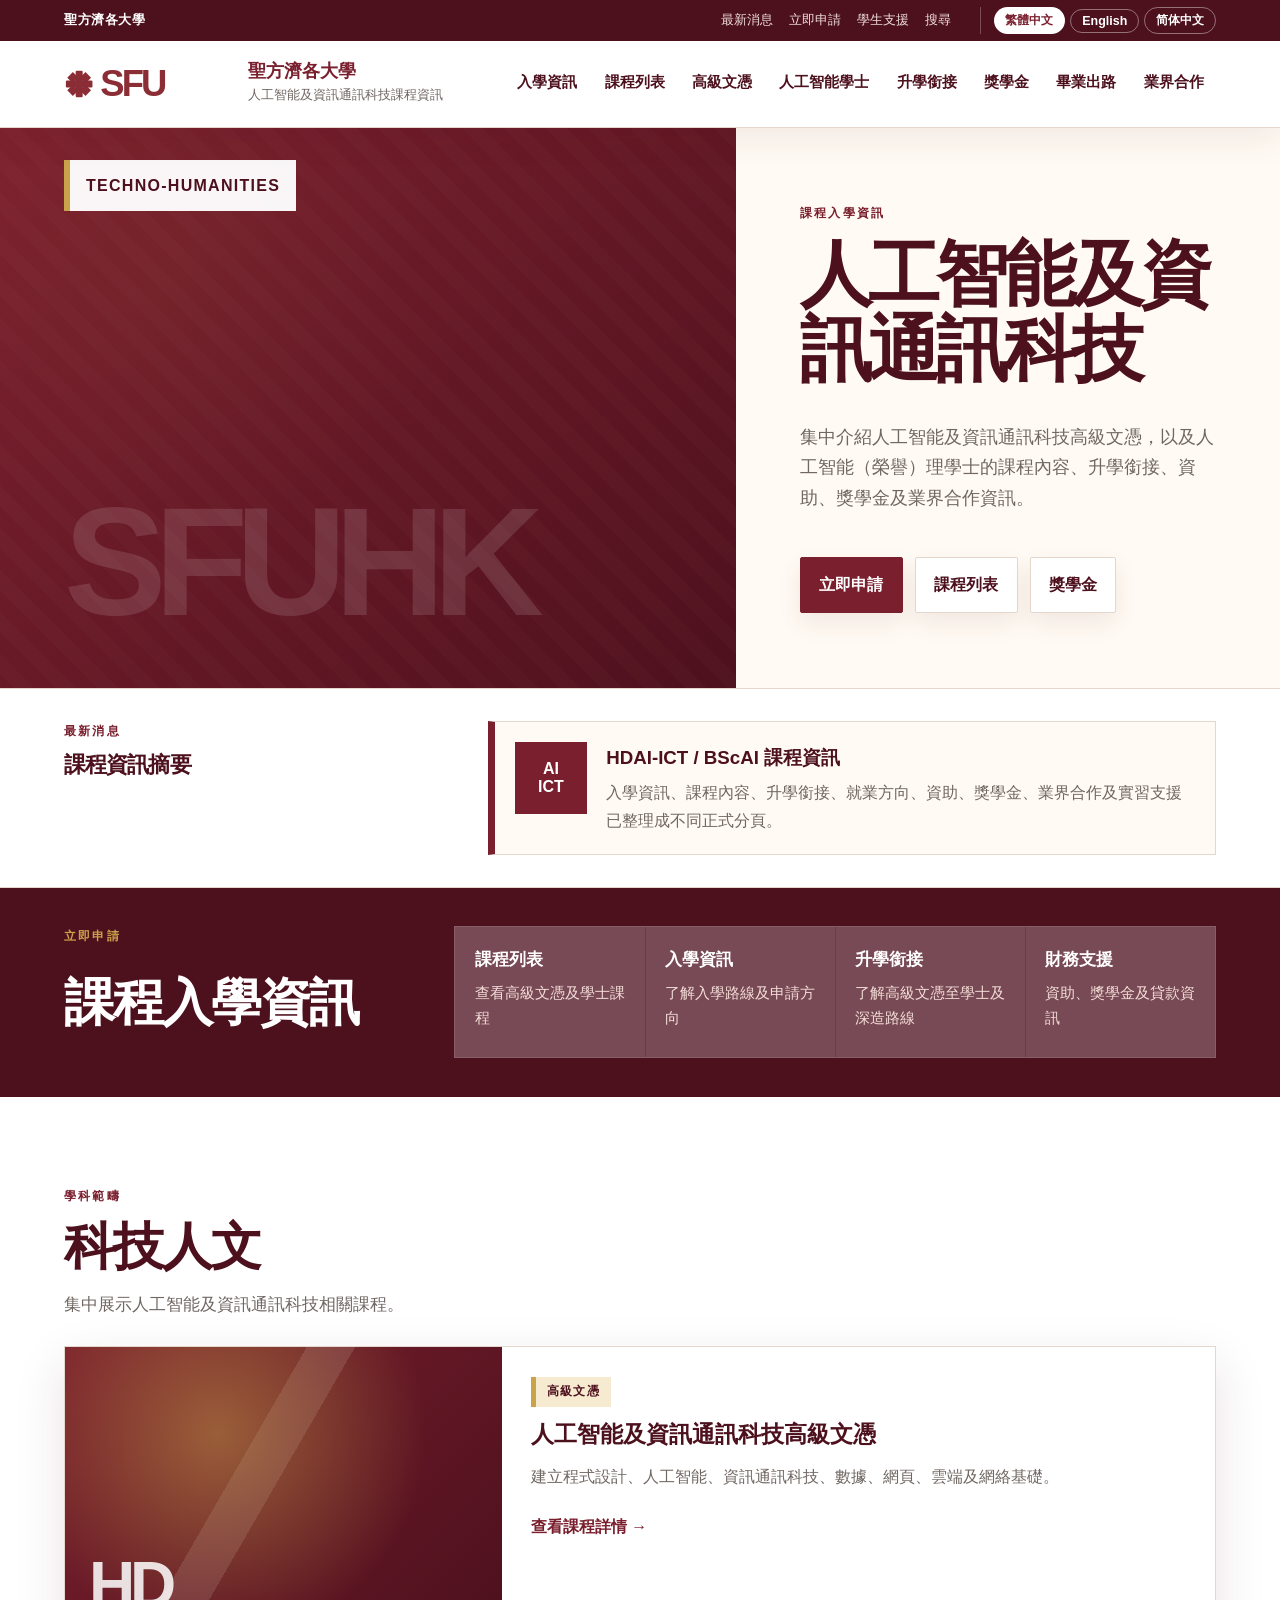
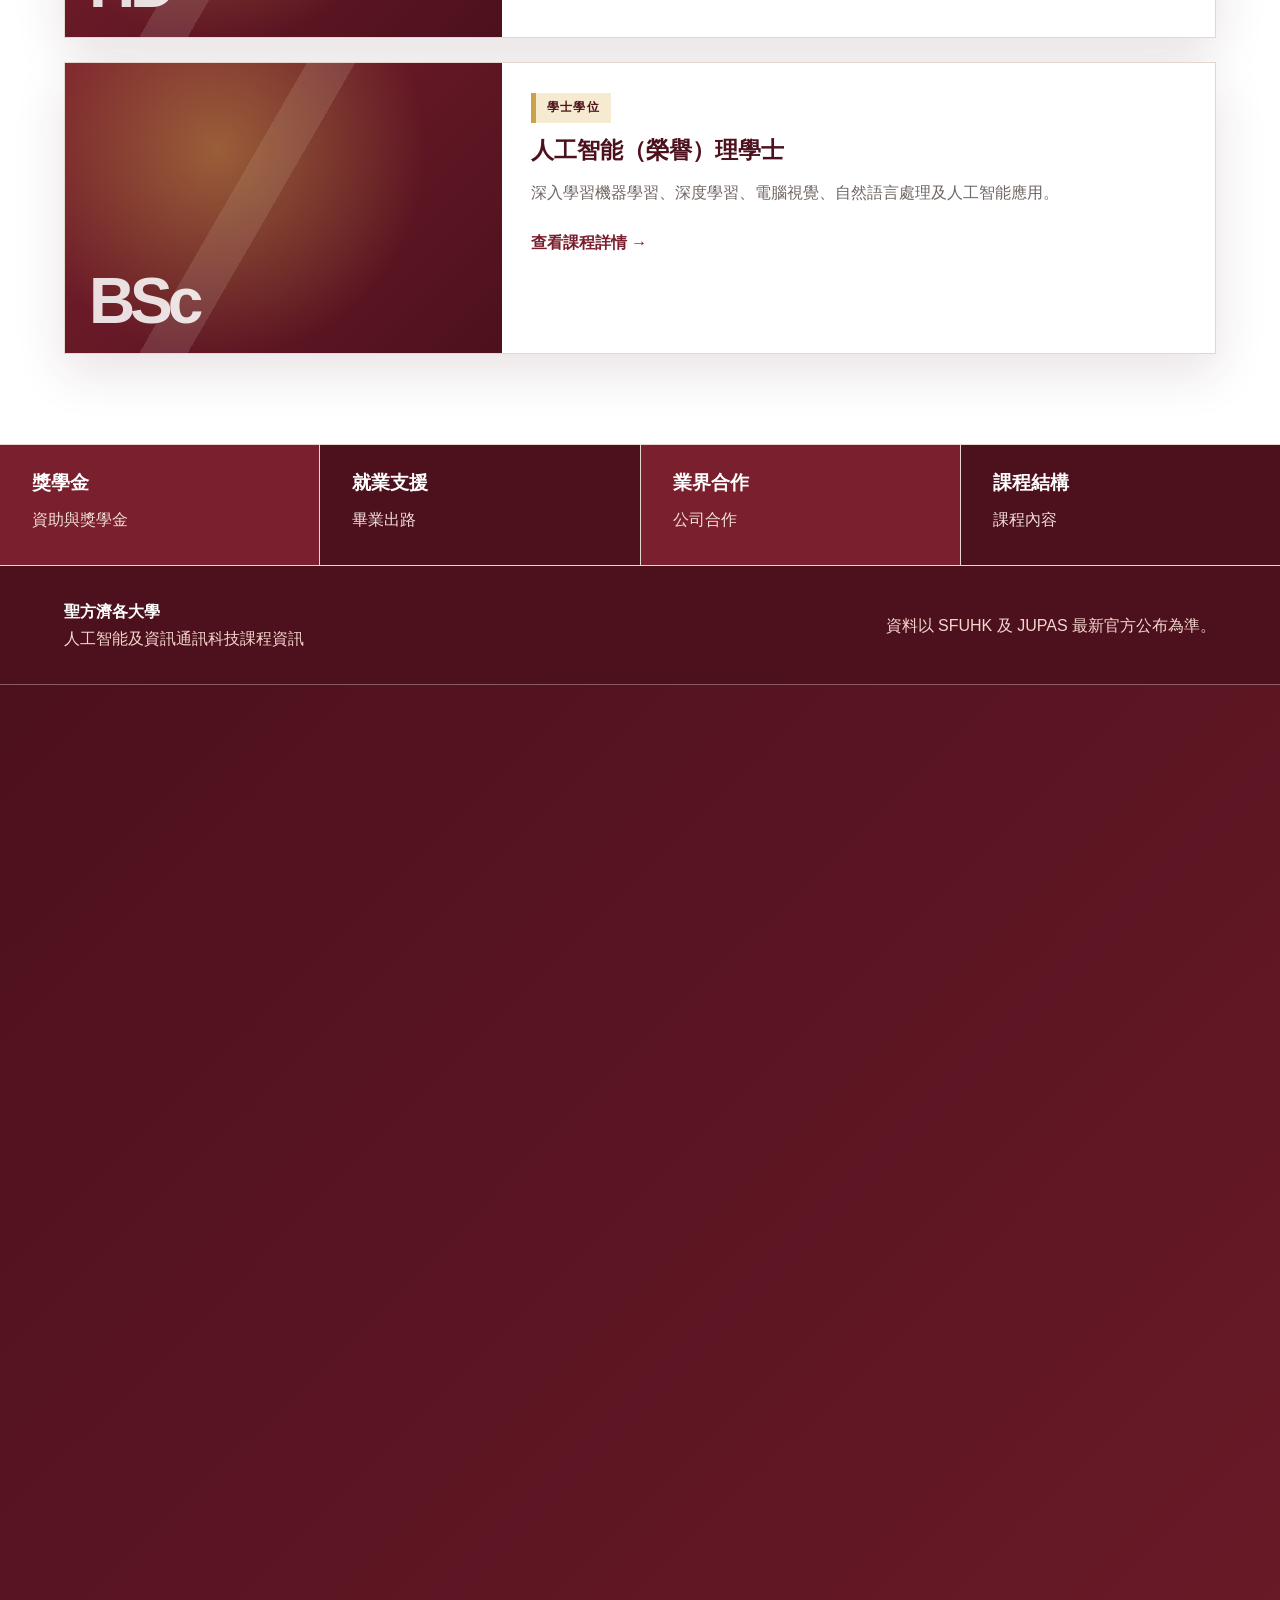
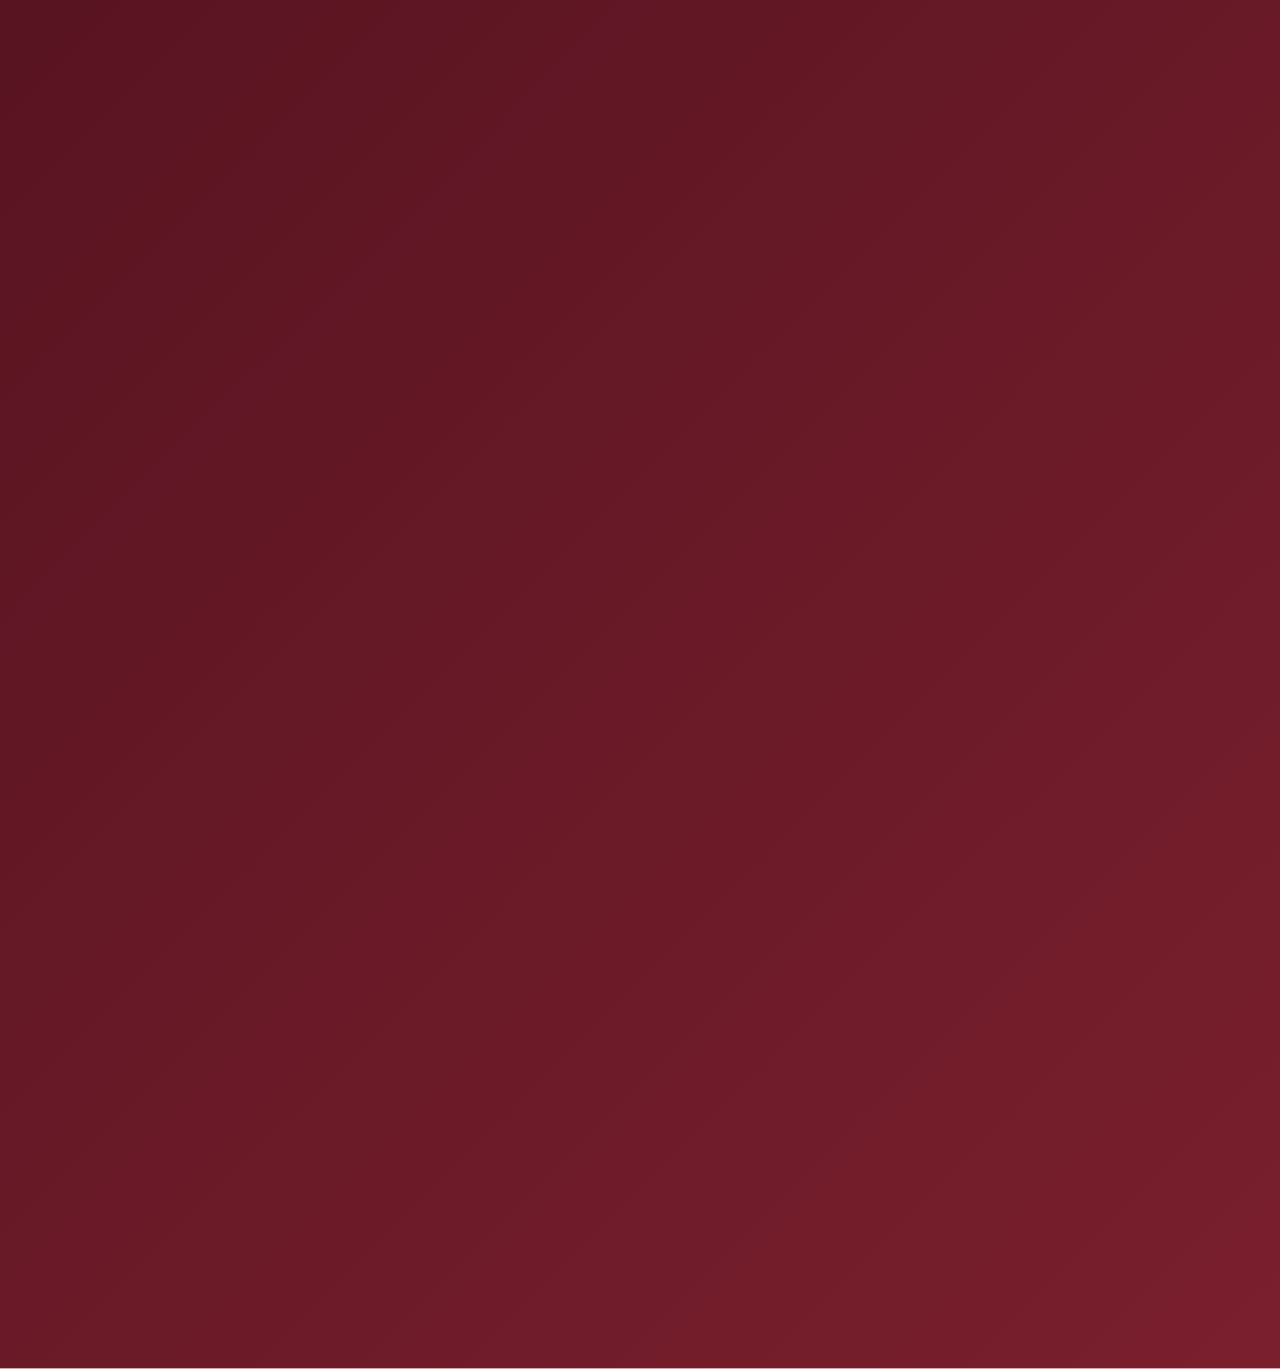
<file: index.html>
<!DOCTYPE html>
<html lang="zh-Hant-HK">
<head>
  <meta charset="UTF-8">
  <meta name="viewport" content="width=device-width, initial-scale=1.0">
  <title>SFUHK AI & ICT 課程資訊｜HDAI-ICT / BScAI</title>
  <meta name="description" content="聖方濟各大學 SFUHK HDAI-ICT 與 BScAI 課程資訊：讀咩、升學、出路、資助、獎學金、公司合作及實習。">
  <link rel="stylesheet" href="styles.css">
</head>
<body>
  <header class="site-header">
    <div class="utility-bar"><span>Saint Francis University</span><nav aria-label="Utility navigation"><a href="#announcement">Announcement</a><a href="admissions.html">Apply Now</a><a href="scholarships.html">Student Support</a><a href="faq.html">Search</a></nav></div>
    <div class="main-header"><a class="brand" href="index.html"><span class="crest">SFU</span><span><strong>Saint Francis University</strong><small>AI & ICT Programme Information</small></span></a><button class="menu-toggle" aria-label="開關選單" aria-expanded="false">☰</button><nav class="nav" aria-label="Main navigation"><a href="admissions.html">Admissions</a><a href="programmes.html">Programme List</a><a href="hd-aiict.html">HDAI-ICT</a><a href="bscai.html">BScAI</a><a href="articulation.html">Articulation</a><a href="scholarships.html">Scholarships</a><a href="career.html">Career</a><a href="industry.html">Industry</a></nav></div>
  </header>

  <main id="home">
    <section class="official-hero">
      <div class="hero-image-panel"><div class="hero-label">Techno-Humanities</div></div>
      <div class="hero-copy">
        <p class="eyebrow">Programme Admissions</p>
        <h1>Artificial Intelligence & ICT</h1>
        <p class="lead">整合 <strong>HDAI-ICT 人工智能及資訊通訊科技高級文憑</strong> 與 <strong>BScAI 人工智能（榮譽）理學士</strong> 的課程、升學、資助及業界資訊，整體版面參考 SFUHK 官方首頁分區。</p>
        <div class="hero-actions"><a class="button primary" href="admissions.html">Apply Now</a><a class="button" href="programmes.html">Programme List</a><a class="button" href="scholarships.html">Scholarships</a></div>
      </div>
    </section>

    <section class="announcement" id="announcement">
      <div class="section-heading slim"><p class="eyebrow">Announcement</p><h2>最新課程資訊摘要</h2></div>
      <article class="announcement-card"><span class="date-box">AI<br>ICT</span><div><h3>HDAI-ICT / BScAI 課程資料整理</h3><p>已整理入學、課程、升學、就業、資助、獎學金、公司合作及 internship 支援；詳細內容已分成多個正式分頁。</p></div></article>
    </section>

    <section class="admissions-panel">
      <div class="panel-title"><p class="eyebrow">Apply Now</p><h2>Programme Admissions</h2></div>
      <div class="admission-links"><a href="programmes.html"><strong>Programme List</strong><span>查看 HDAI-ICT / BScAI</span></a><a href="admissions.html"><strong>Admissions</strong><span>入學路線及申請入口</span></a><a href="articulation.html"><strong>Articulation</strong><span>了解 HD → Degree → Postgrad</span></a><a href="scholarships.html"><strong>Financial Support</strong><span>資助、獎學金及貸款</span></a></div>
    </section>

    <section class="section">
      <div class="section-heading"><p class="eyebrow">Subject Areas</p><h2>Techno-Humanities</h2><p>參考官方首頁 Subject Areas 呈現方式，集中展示 AI 及 ICT 相關課程。</p></div>
      <div class="programme-list">
        <article class="programme-card"><div class="programme-thumb hd"></div><div class="programme-body"><span class="tag">Higher Diploma</span><h3>Higher Diploma in Artificial Intelligence and Information and Communication Technology</h3><p>建立 programming、AI、ICT、data、web、cloud 及 network 基礎。</p><a class="text-link" href="hd-aiict.html">View Programme Details →</a></div></article>
        <article class="programme-card"><div class="programme-thumb bs"></div><div class="programme-body"><span class="tag">Bachelor Degree</span><h3>Bachelor of Science (Honours) in Artificial Intelligence</h3><p>深入 machine learning、deep learning、computer vision、NLP 及 applied AI。</p><a class="text-link" href="bscai.html">View Programme Details →</a></div></article>
      </div>
    </section>

    <section class="quick-links" id="quick-links"><a href="scholarships.html"><strong>Scholarships</strong><span>資助與獎學金</span></a><a href="career.html"><strong>Career Services</strong><span>就業出路</span></a><a href="industry.html"><strong>Industry Partners</strong><span>公司合作</span></a><a href="programmes.html"><strong>Programme Structure</strong><span>課程內容</span></a></section>
  </main>

  <footer class="footer"><div><strong>Saint Francis University</strong><span>AI & ICT Information Site</span></div><p>Student-made summary · 資料應以 SFUHK 及 JUPAS 最新官方公布為準。</p></footer>
  <button class="back-to-top" aria-label="返回頂部">↑</button><script src="script.js"></script>
</body>
</html>
</file>
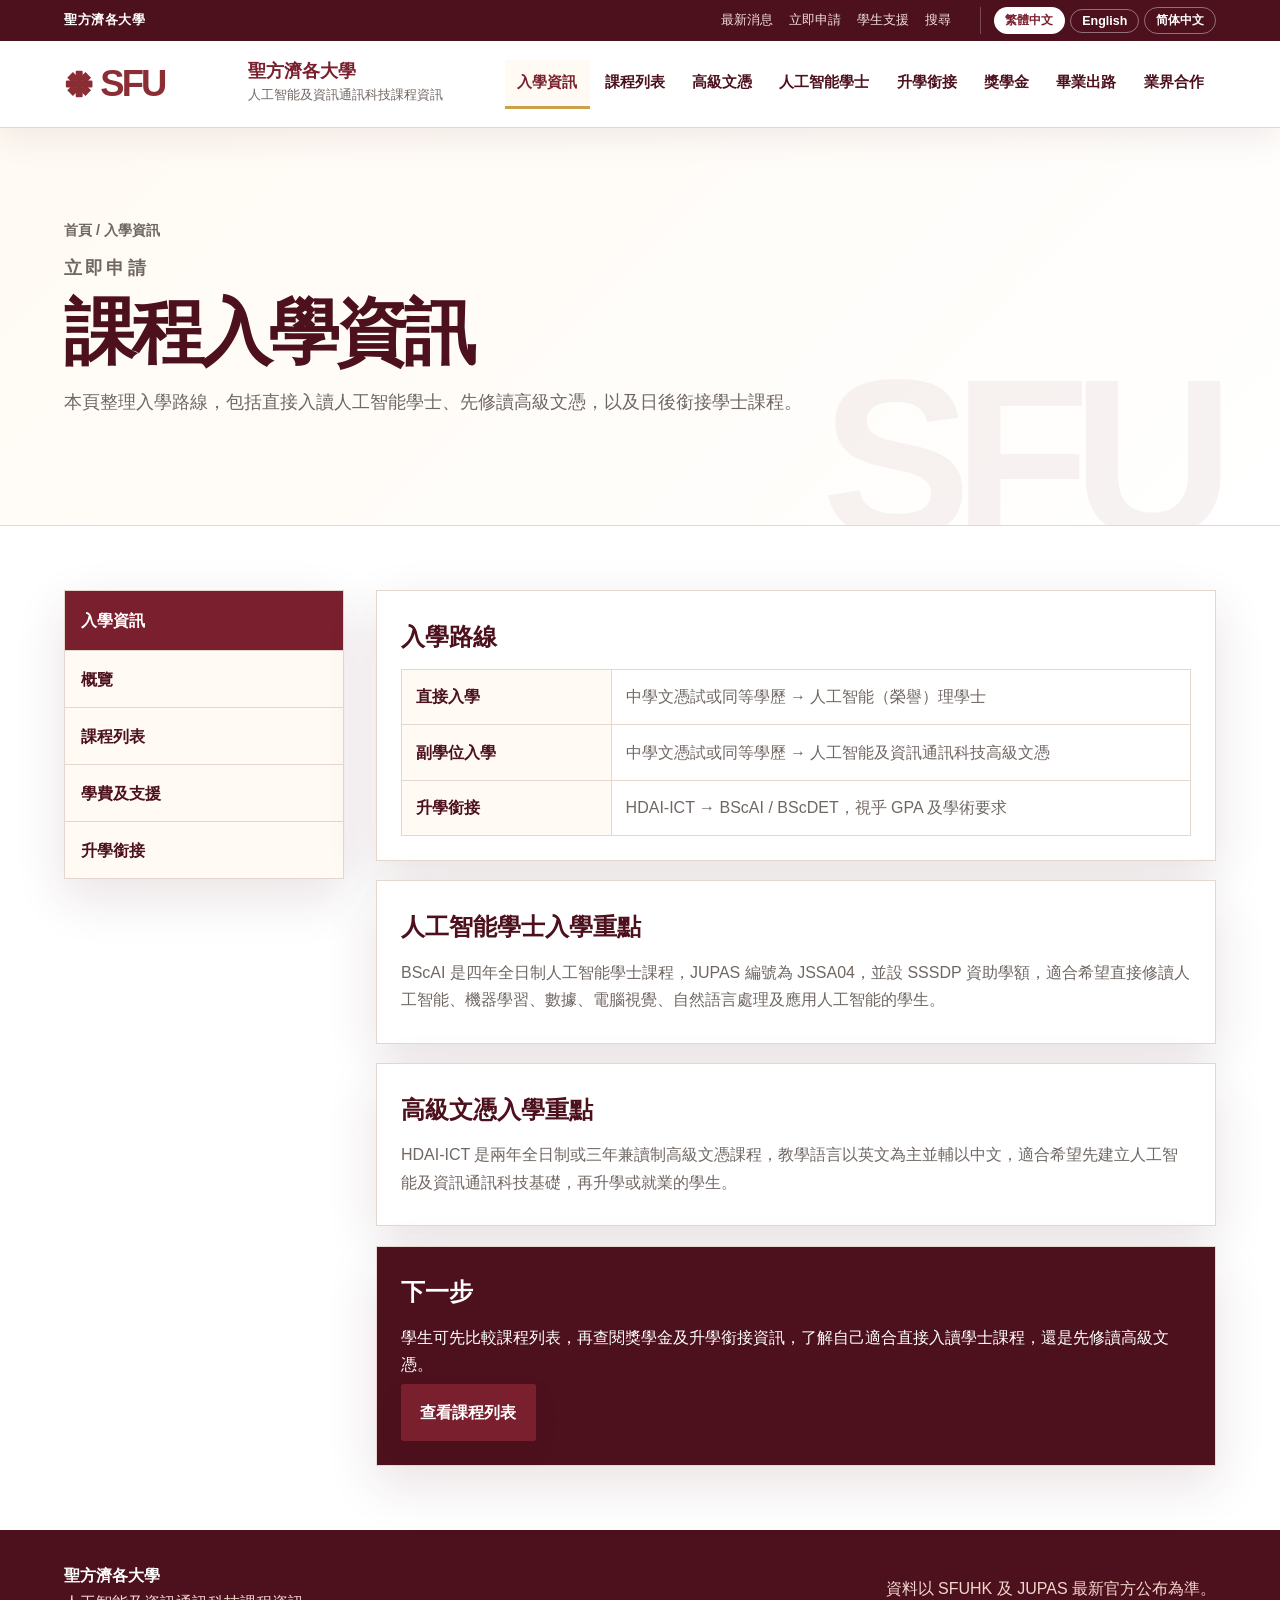
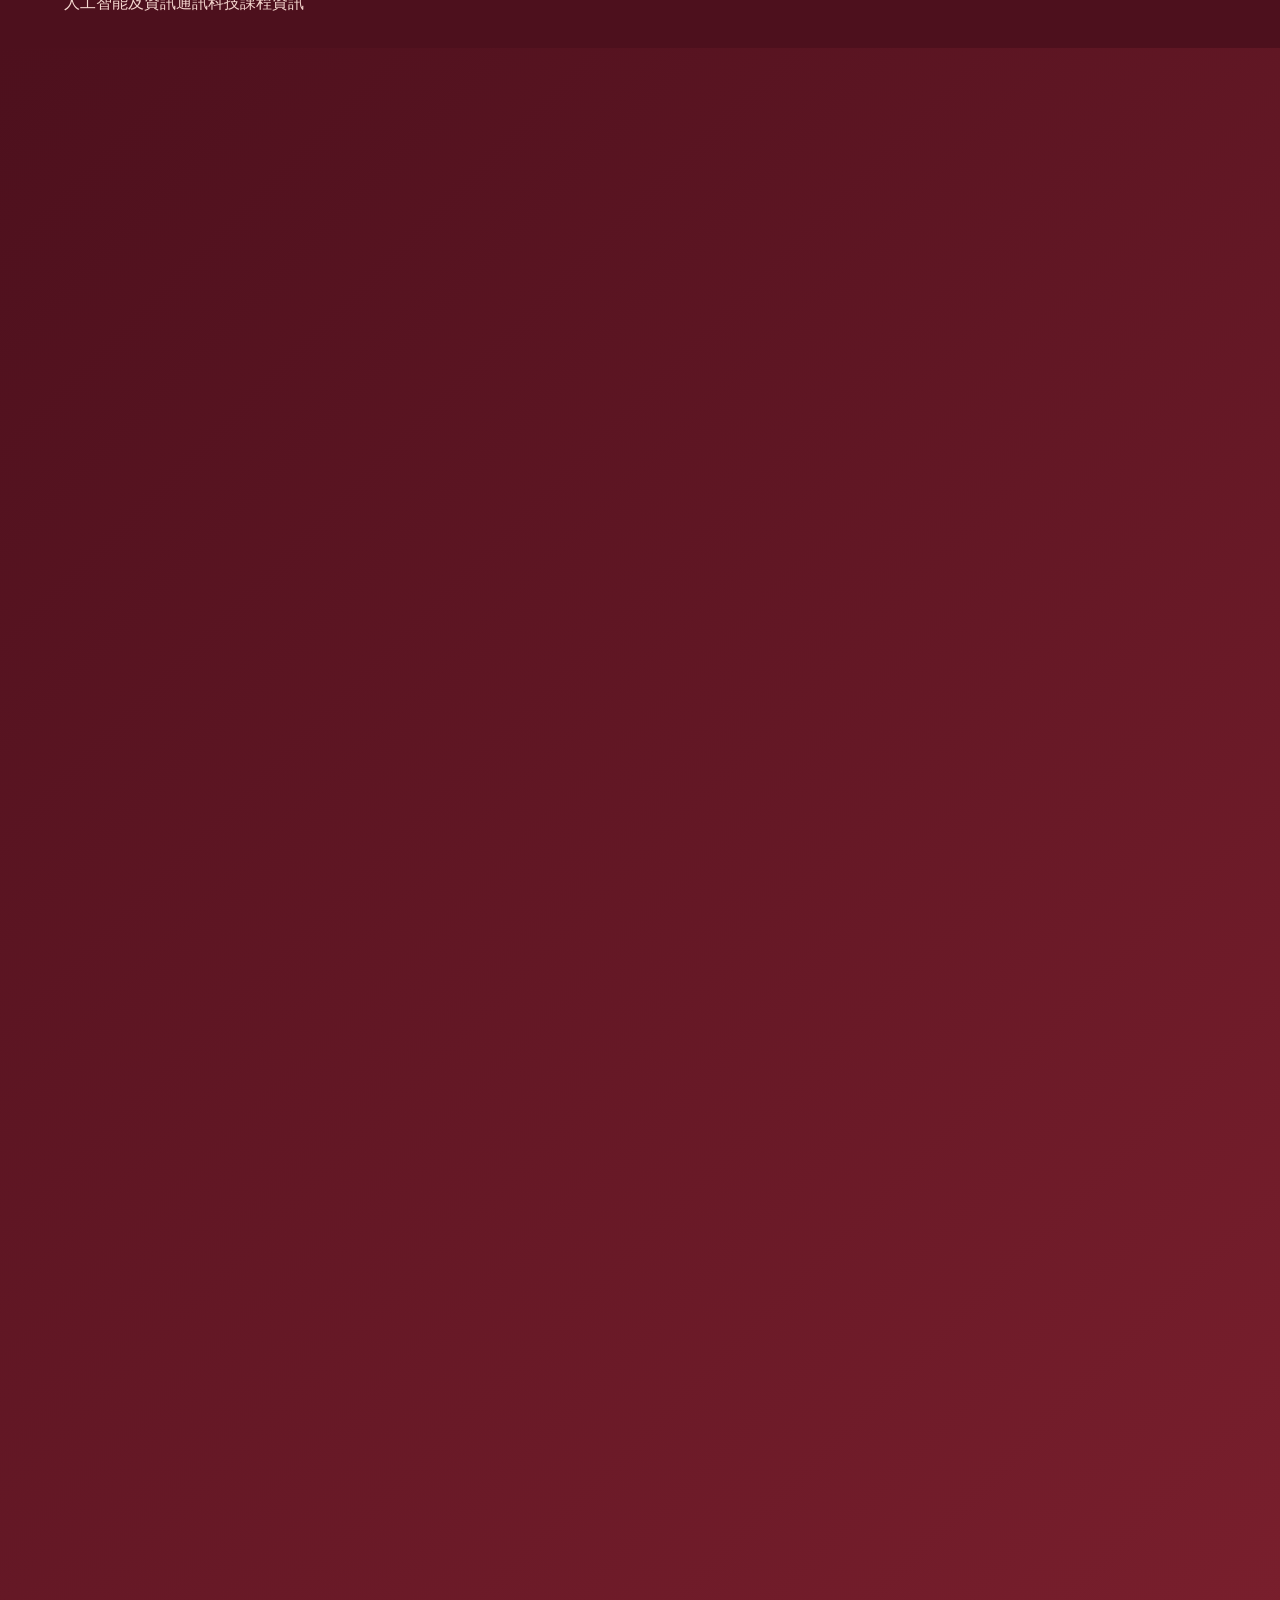
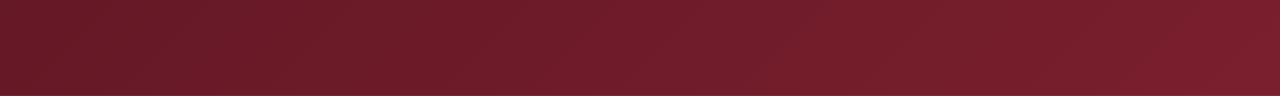
<file: admissions.html>
<!DOCTYPE html>
<html lang="zh-Hant-HK">
<head><meta charset="UTF-8"><meta name="viewport" content="width=device-width, initial-scale=1.0"><title>Admissions｜SFUHK AI & ICT</title><link rel="stylesheet" href="styles.css"></head>
<body>
<header class="site-header"><div class="utility-bar"><span>Saint Francis University</span><nav><a href="index.html#announcement">Announcement</a><a href="admissions.html">Apply Now</a><a href="scholarships.html">Student Support</a><a href="faq.html">Search</a></nav></div><div class="main-header"><a class="brand" href="index.html"><span class="crest">SFU</span><span><strong>Saint Francis University</strong><small>AI & ICT Programme Information</small></span></a><button class="menu-toggle" aria-label="開關選單" aria-expanded="false">☰</button><nav class="nav"><a href="admissions.html">Admissions</a><a href="programmes.html">Programme List</a><a href="hd-aiict.html">HDAI-ICT</a><a href="bscai.html">BScAI</a><a href="articulation.html">Articulation</a><a href="scholarships.html">Scholarships</a><a href="career.html">Career</a><a href="industry.html">Industry</a></nav></div></header>
<main>
<section class="page-hero"><p class="breadcrumb">Home / Admissions</p><p class="eyebrow">Apply Now</p><h1>Programme Admissions</h1><p>呢頁用 SFU 官網 Admissions 風格整理入學路線：直接入 BScAI、先讀 HDAI-ICT，再銜接 degree。</p></section>
<section class="content-shell two-col"><aside class="side-nav"><strong>Admissions</strong><a href="admissions.html">Overview</a><a href="programmes.html">Programme List</a><a href="scholarships.html">Fees & Support</a><a href="articulation.html">Articulation</a></aside><div class="content-main">
<article class="content-card"><h2>入學路線</h2><div class="info-table"><div><strong>Direct Entry</strong><span>DSE / 同等學歷 → BScAI 人工智能（榮譽）理學士</span></div><div><strong>Sub-degree Entry</strong><span>DSE / 同等學歷 → HDAI-ICT 高級文憑</span></div><div><strong>Articulation</strong><span>HDAI-ICT → BScAI / BScDET，視乎 GPA 及學術要求</span></div></div></article>
<article class="content-card"><h2>BScAI 入學重點</h2><p>BScAI 是 4 年全日制人工智能學士課程，JUPAS code 為 JSSA04，並設 SSSDP 資助學額。適合想直接讀 AI、ML、data、computer vision、NLP 及 applied AI 的學生。</p></article>
<article class="content-card"><h2>HDAI-ICT 入學重點</h2><p>HDAI-ICT 是 2 年全日制 / 3 年兼讀制高級文憑，教學語言為英文並輔以中文。適合想先打好 AI + ICT 基礎，再升學或就業的學生。</p></article>
<div class="cta-banner"><h2>下一步</h2><p>先比較 Programme List，再睇 Scholarships / Articulation，會最清楚自己應該行 HD 路線定直接 Degree 路線。</p><a class="button primary" href="programmes.html">View Programme List</a></div>
</div></section></main>
<footer class="footer"><div><strong>Saint Francis University</strong><span>AI & ICT Information Site</span></div><p>Student-made summary · 資料以 SFUHK 及 JUPAS 最新官方公布為準。</p></footer><button class="back-to-top" aria-label="返回頂部">↑</button><script src="script.js"></script>
</body></html>
</file>
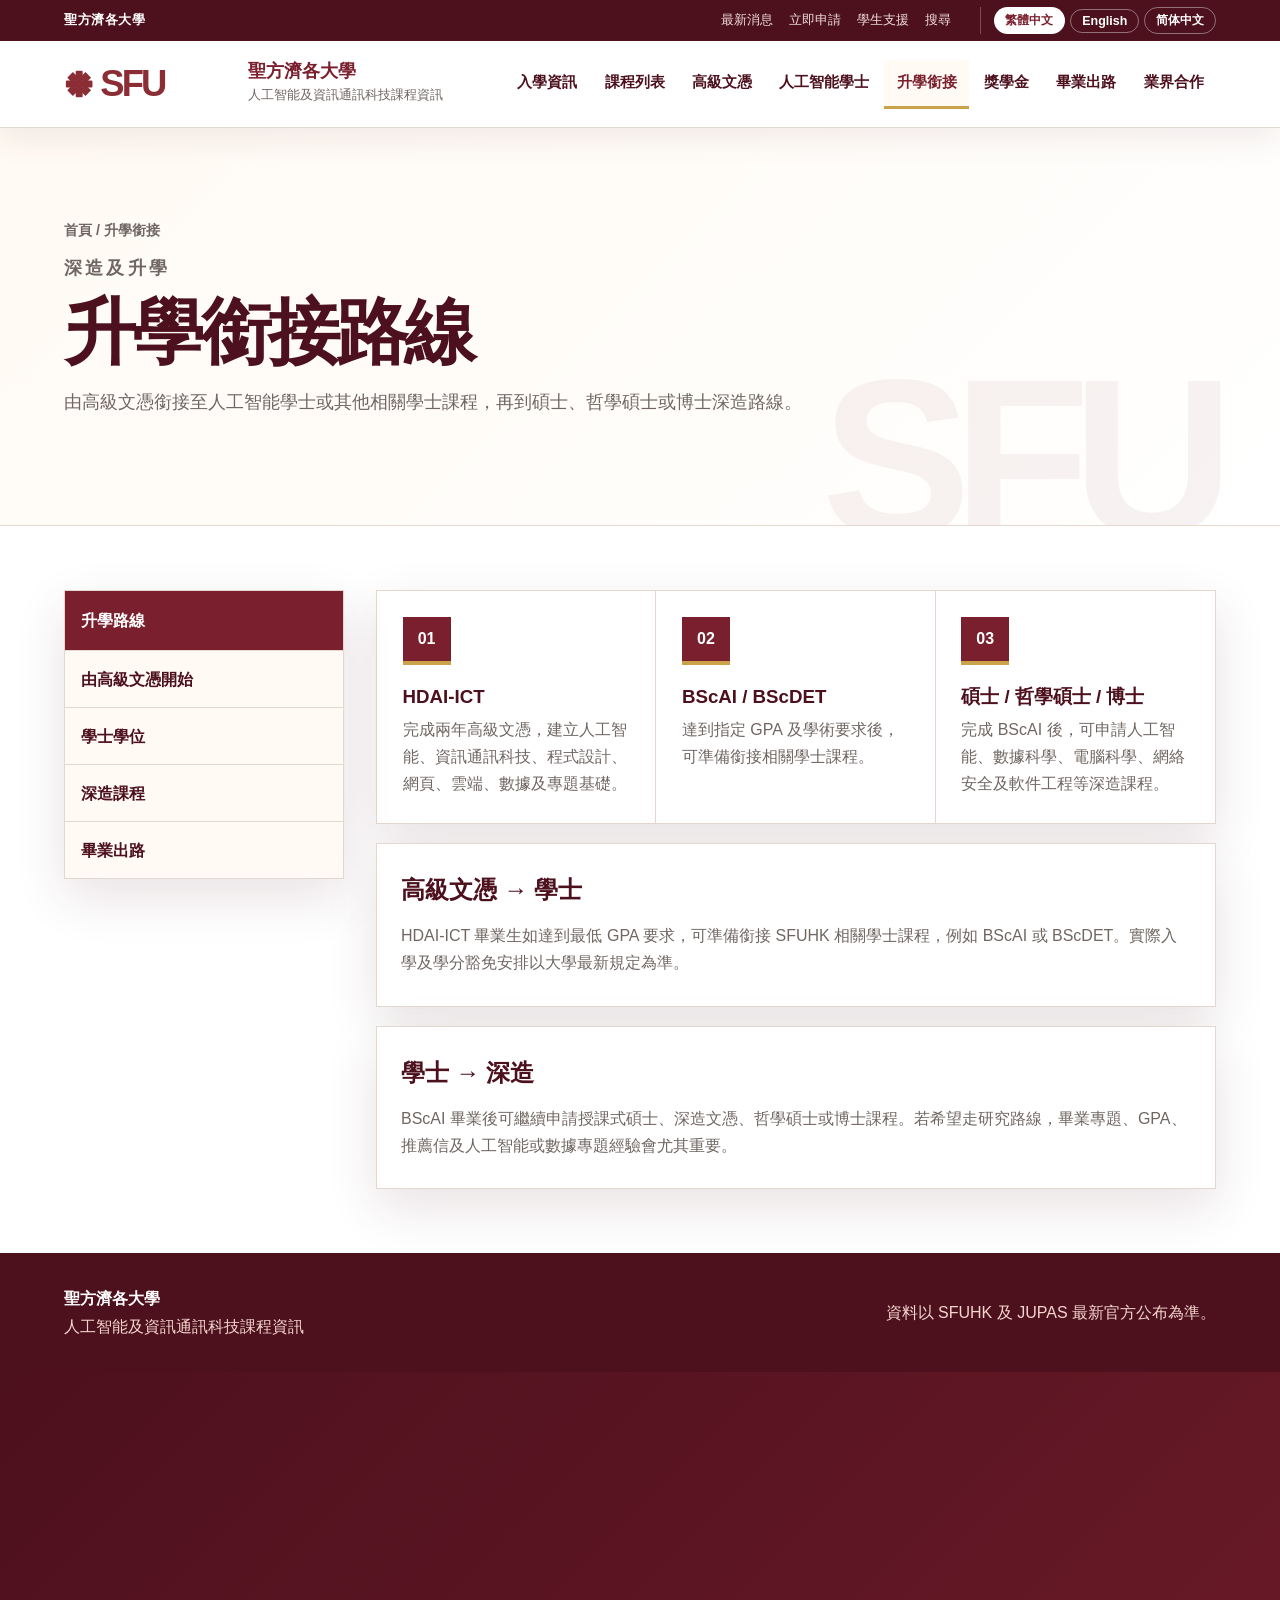
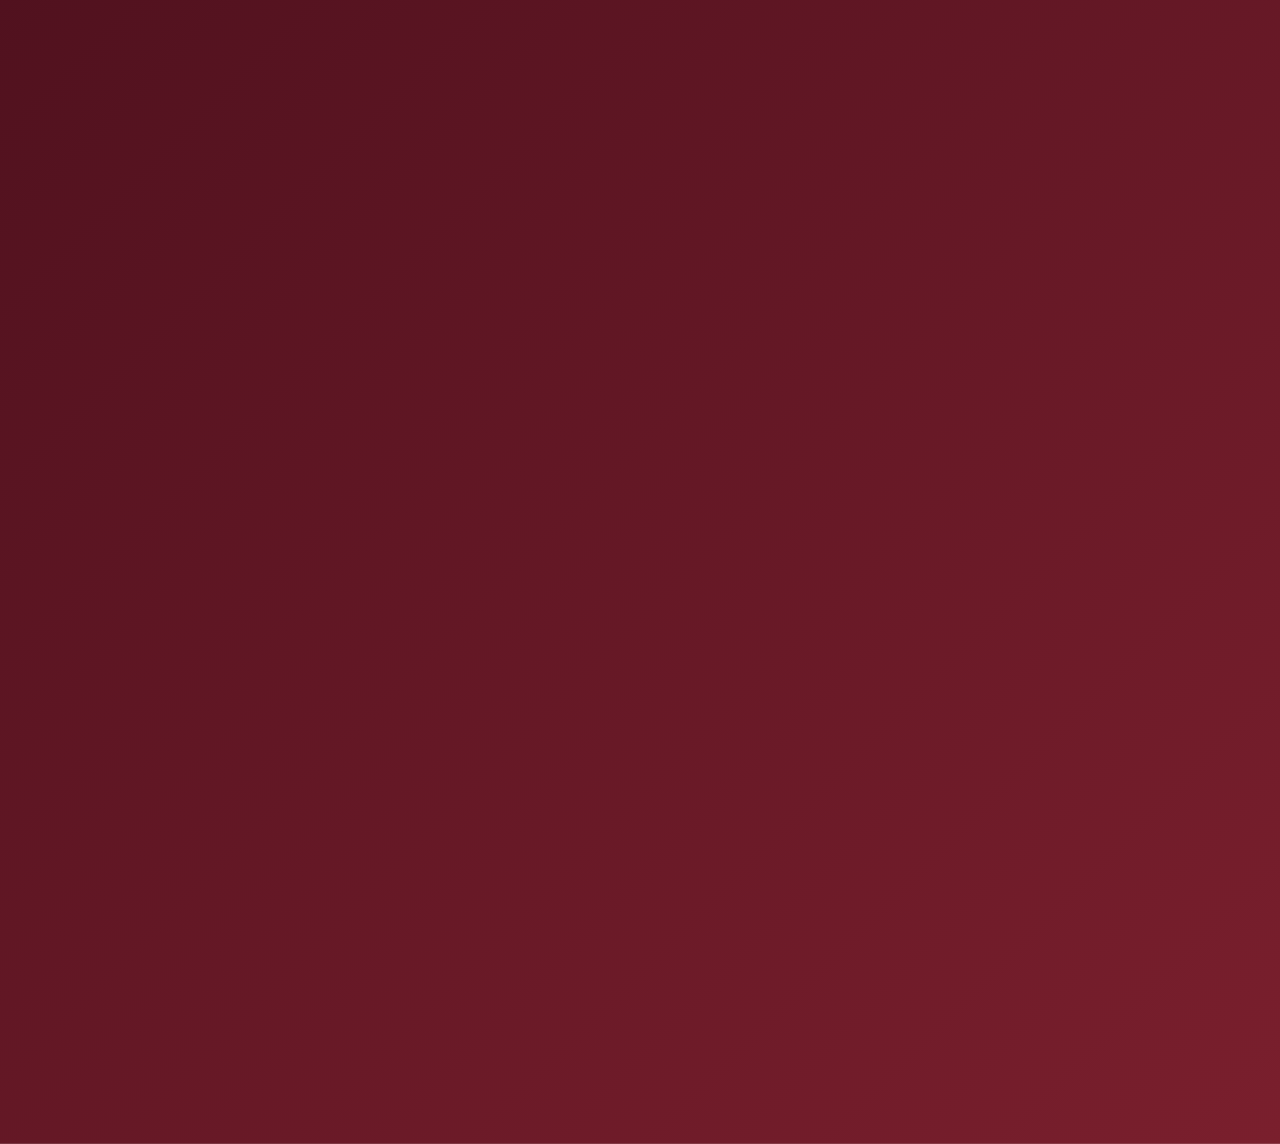
<file: articulation.html>
<!DOCTYPE html>
<html lang="zh-Hant-HK">
<head><meta charset="UTF-8"><meta name="viewport" content="width=device-width, initial-scale=1.0"><title>Articulation Pathway｜SFUHK AI & ICT</title><link rel="stylesheet" href="styles.css"></head>
<body>
<header class="site-header"><div class="utility-bar"><span>Saint Francis University</span><nav><a href="index.html#announcement">Announcement</a><a href="admissions.html">Apply Now</a><a href="scholarships.html">Student Support</a><a href="faq.html">Search</a></nav></div><div class="main-header"><a class="brand" href="index.html"><span class="crest">SFU</span><span><strong>Saint Francis University</strong><small>AI & ICT Programme Information</small></span></a><button class="menu-toggle" aria-label="開關選單" aria-expanded="false">☰</button><nav class="nav"><a href="admissions.html">Admissions</a><a href="programmes.html">Programme List</a><a href="hd-aiict.html">HDAI-ICT</a><a href="bscai.html">BScAI</a><a href="articulation.html">Articulation</a><a href="scholarships.html">Scholarships</a><a href="career.html">Career</a><a href="industry.html">Industry</a></nav></div></header>
<main>
<section class="page-hero"><p class="breadcrumb">Home / Articulation</p><p class="eyebrow">Further Study</p><h1>Articulation Pathway</h1><p>由 HDAI-ICT 升上 BScAI / BScDET，再上 MSc、MPhil 或 PhD，成條路線清楚拆開。</p></section>
<section class="content-shell two-col"><aside class="side-nav"><strong>Pathway</strong><a href="hd-aiict.html">Start with HD</a><a href="bscai.html">Bachelor Degree</a><a href="articulation.html">Further Study</a><a href="career.html">Career</a></aside><div class="content-main">
<div class="pathway-line page-version"><article><strong>01</strong><h3>HDAI-ICT</h3><p>完成 2 年高級文憑，建立 AI、ICT、programming、web、cloud、data 及 project 基礎。</p></article><article><strong>02</strong><h3>BScAI / BScDET</h3><p>達到指定 GPA 及學術要求後，可準備銜接相關學士課程。</p></article><article><strong>03</strong><h3>MSc / MPhil / PhD</h3><p>完成 BScAI 後，可申請 AI、Data Science、Computer Science、Cybersecurity、Software Engineering 等深造課程。</p></article></div>
<article class="content-card"><h2>HD → Degree</h2><p>HDAI-ICT 畢業生如達到最低 GPA 要求，可準備銜接 SFUHK 相關學士課程，例如 BScAI 或 BScDET。實際入學及學分豁免安排要按大學最新規定。</p></article>
<article class="content-card"><h2>Degree → Postgraduate</h2><p>BScAI 畢業後可繼續申請 taught master、postgraduate diploma、MPhil 或 PhD。想行研究路線，Final Year Project、GPA、推薦信及 AI / data project 經驗會好重要。</p></article>
</div></section></main>
<footer class="footer"><div><strong>Saint Francis University</strong><span>AI & ICT Information Site</span></div><p>Student-made summary · 資料以 SFUHK 及 JUPAS 最新官方公布為準。</p></footer><button class="back-to-top" aria-label="返回頂部">↑</button><script src="script.js"></script>
</body></html>
</file>
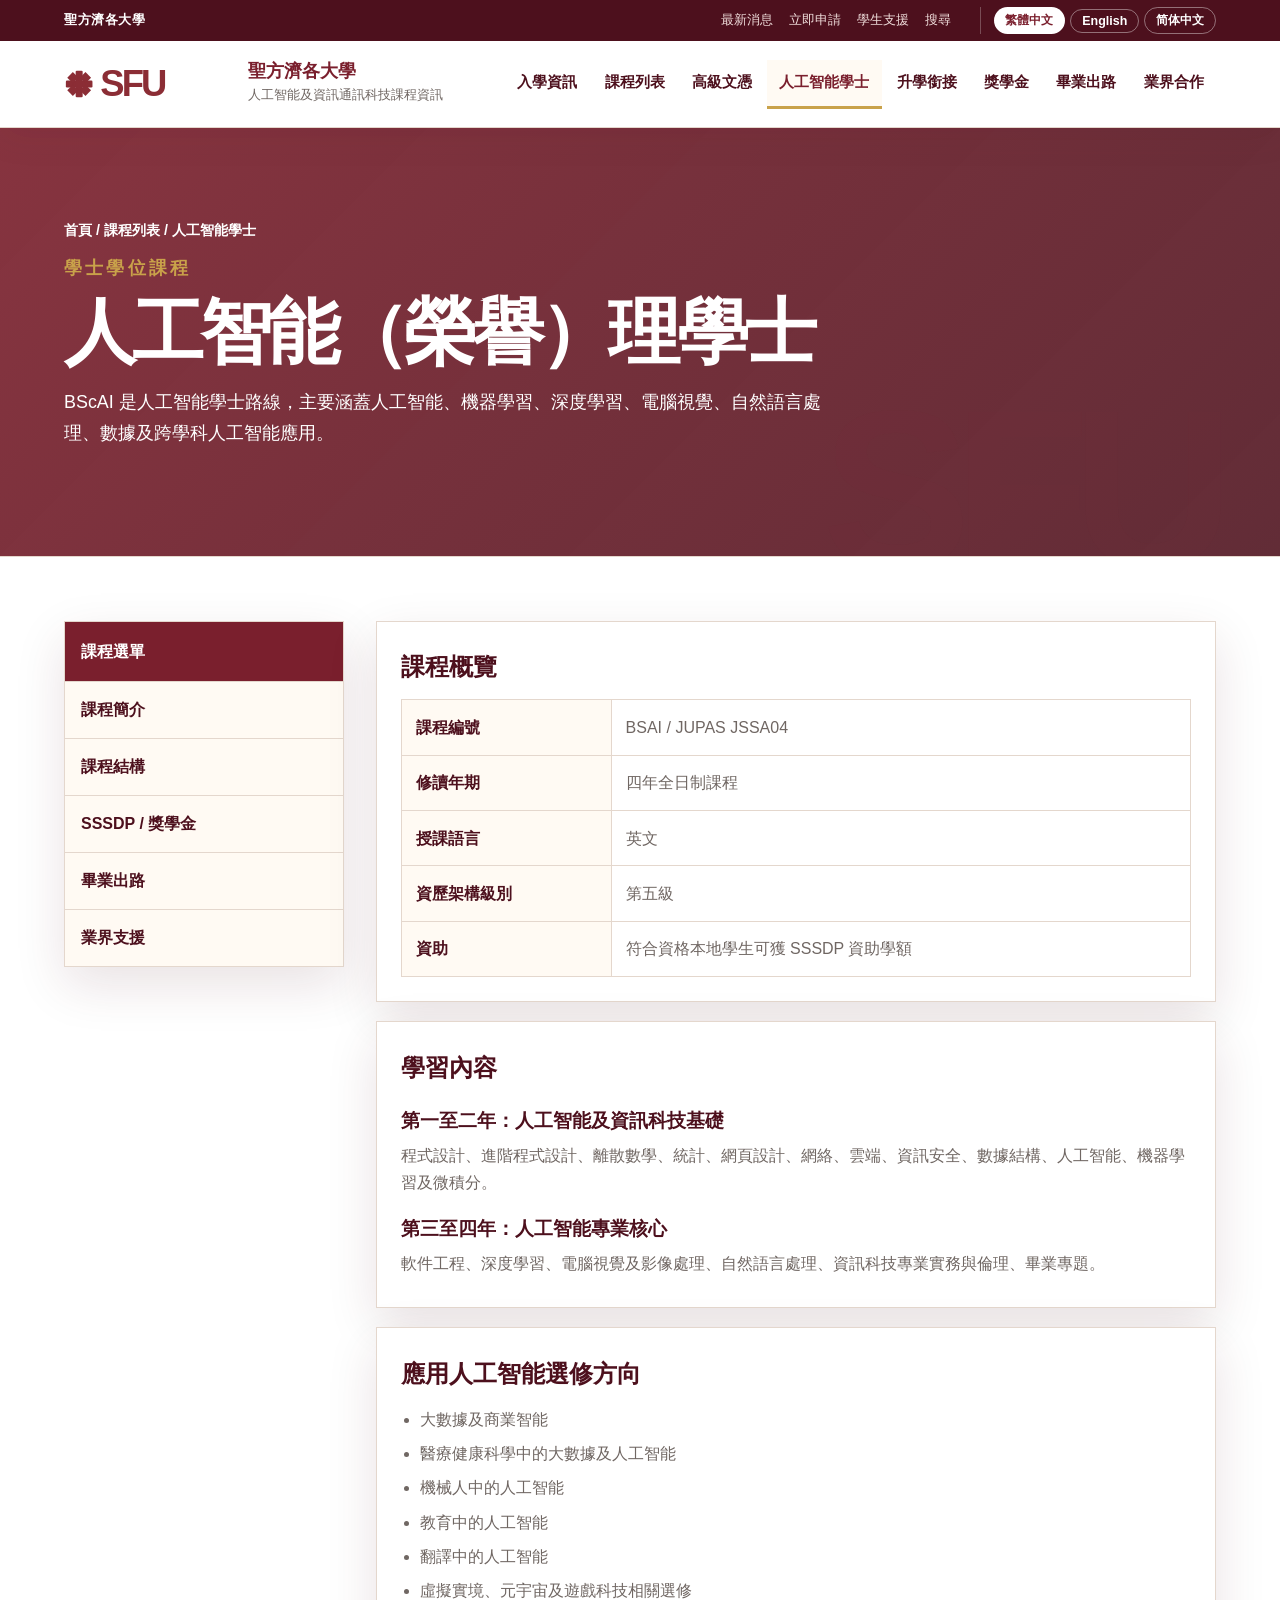
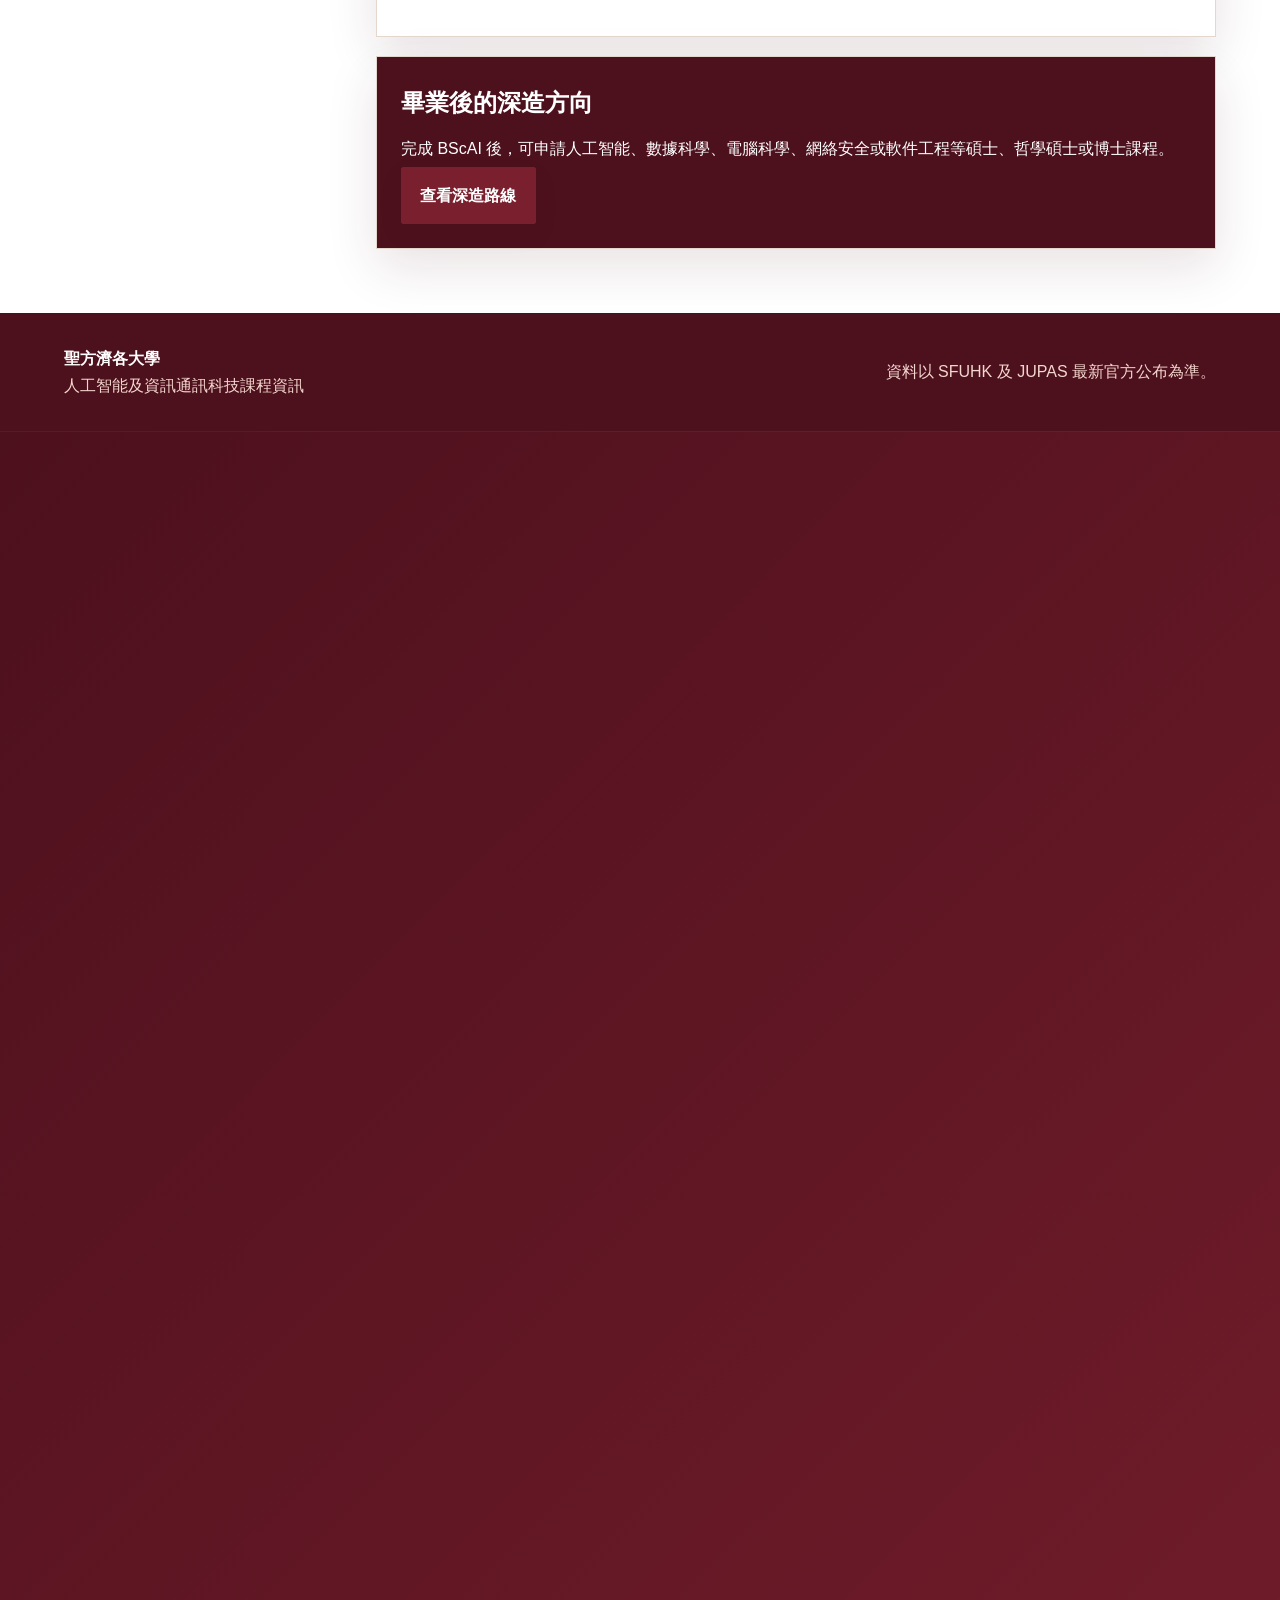
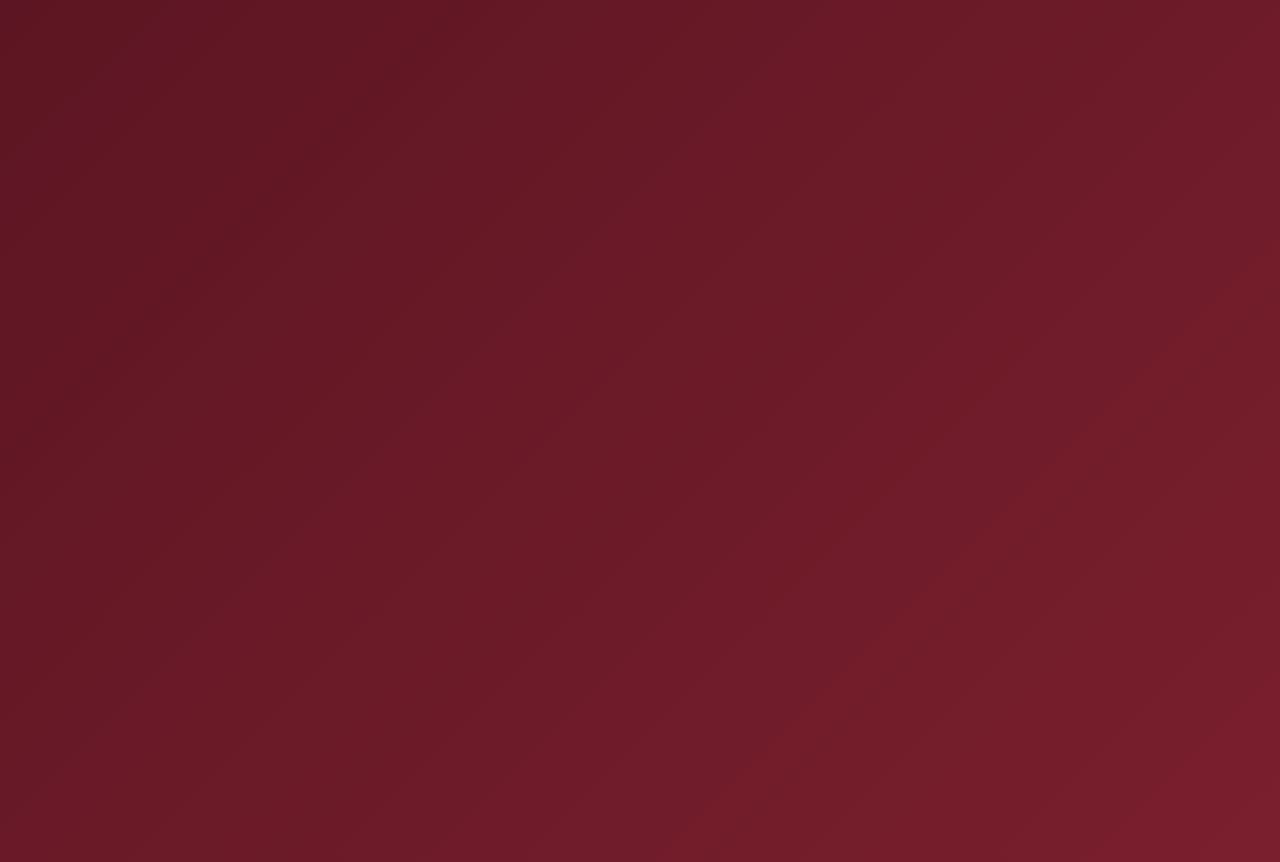
<file: bscai.html>
<!DOCTYPE html>
<html lang="zh-Hant-HK">
<head><meta charset="UTF-8"><meta name="viewport" content="width=device-width, initial-scale=1.0"><title>BScAI｜SFUHK AI & ICT</title><link rel="stylesheet" href="styles.css"></head>
<body>
<header class="site-header"><div class="utility-bar"><span>Saint Francis University</span><nav><a href="index.html#announcement">Announcement</a><a href="admissions.html">Apply Now</a><a href="scholarships.html">Student Support</a><a href="faq.html">Search</a></nav></div><div class="main-header"><a class="brand" href="index.html"><span class="crest">SFU</span><span><strong>Saint Francis University</strong><small>AI & ICT Programme Information</small></span></a><button class="menu-toggle" aria-label="開關選單" aria-expanded="false">☰</button><nav class="nav"><a href="admissions.html">Admissions</a><a href="programmes.html">Programme List</a><a href="hd-aiict.html">HDAI-ICT</a><a href="bscai.html">BScAI</a><a href="articulation.html">Articulation</a><a href="scholarships.html">Scholarships</a><a href="career.html">Career</a><a href="industry.html">Industry</a></nav></div></header>
<main>
<section class="page-hero programme-hero bs"><p class="breadcrumb">Home / Programme List / BScAI</p><p class="eyebrow">Bachelor's Degree Programme</p><h1>Bachelor of Science (Honours) in Artificial Intelligence</h1><p>BScAI 係人工智能學士路線，主打 AI、machine learning、deep learning、computer vision、NLP、data 及跨學科 AI 應用。</p></section>
<section class="content-shell two-col"><aside class="side-nav"><strong>Programme Menu</strong><a href="bscai.html">Introduction</a><a href="bscai.html#structure">Programme Structure</a><a href="scholarships.html">SSSDP / Scholarships</a><a href="career.html">Career Pathways</a><a href="industry.html">Industry Support</a></aside><div class="content-main">
<article class="content-card"><h2>Programme Overview</h2><div class="info-table"><div><strong>Programme Code</strong><span>BSAI / JUPAS JSSA04</span></div><div><strong>Duration</strong><span>4-year full-time programme</span></div><div><strong>Medium</strong><span>English</span></div><div><strong>QF Level</strong><span>Level 5</span></div><div><strong>Funding</strong><span>SSSDP subsidised places for eligible local students</span></div></div></article>
<article class="content-card" id="structure"><h2>平時讀啲咩？</h2><h3>Year 1–2：AI + IT 基礎</h3><p>Computer Programming、Advanced Programming、Discrete Mathematics、Statistics、Web Design、Network / Cloud / Security、Data Structures、Artificial Intelligence、Machine Learning、Calculus。</p><h3>Year 3–4：AI 專業主菜</h3><p>Software Engineering、Deep Learning、Computer Vision and Image Processing、Natural Language Processing、IT Professional Practice and Ethics、Final Year Project。</p></article>
<article class="content-card"><h2>Applied AI 選修方向</h2><ul class="official-list"><li>Big Data and Business Intelligence</li><li>Big Data and AI in Health Sciences</li><li>Artificial Intelligence in Robotics</li><li>Artificial Intelligence in Education</li><li>Artificial Intelligence in Translation</li><li>VR / Metaverse / Game technology related electives</li></ul></article>
<div class="cta-banner"><h2>讀完仲可唔可以再上？</h2><p>可以。BScAI 畢業後可申請 MSc、MPhil 或 PhD，例如 AI、Machine Learning、Data Science、Computer Science、Cybersecurity、Software Engineering。</p><a class="button primary" href="articulation.html">View Postgraduate Pathway</a></div>
</div></section></main>
<footer class="footer"><div><strong>Saint Francis University</strong><span>AI & ICT Information Site</span></div><p>Student-made summary · 資料以 SFUHK 及 JUPAS 最新官方公布為準。</p></footer><button class="back-to-top" aria-label="返回頂部">↑</button><script src="script.js"></script>
</body></html>
</file>
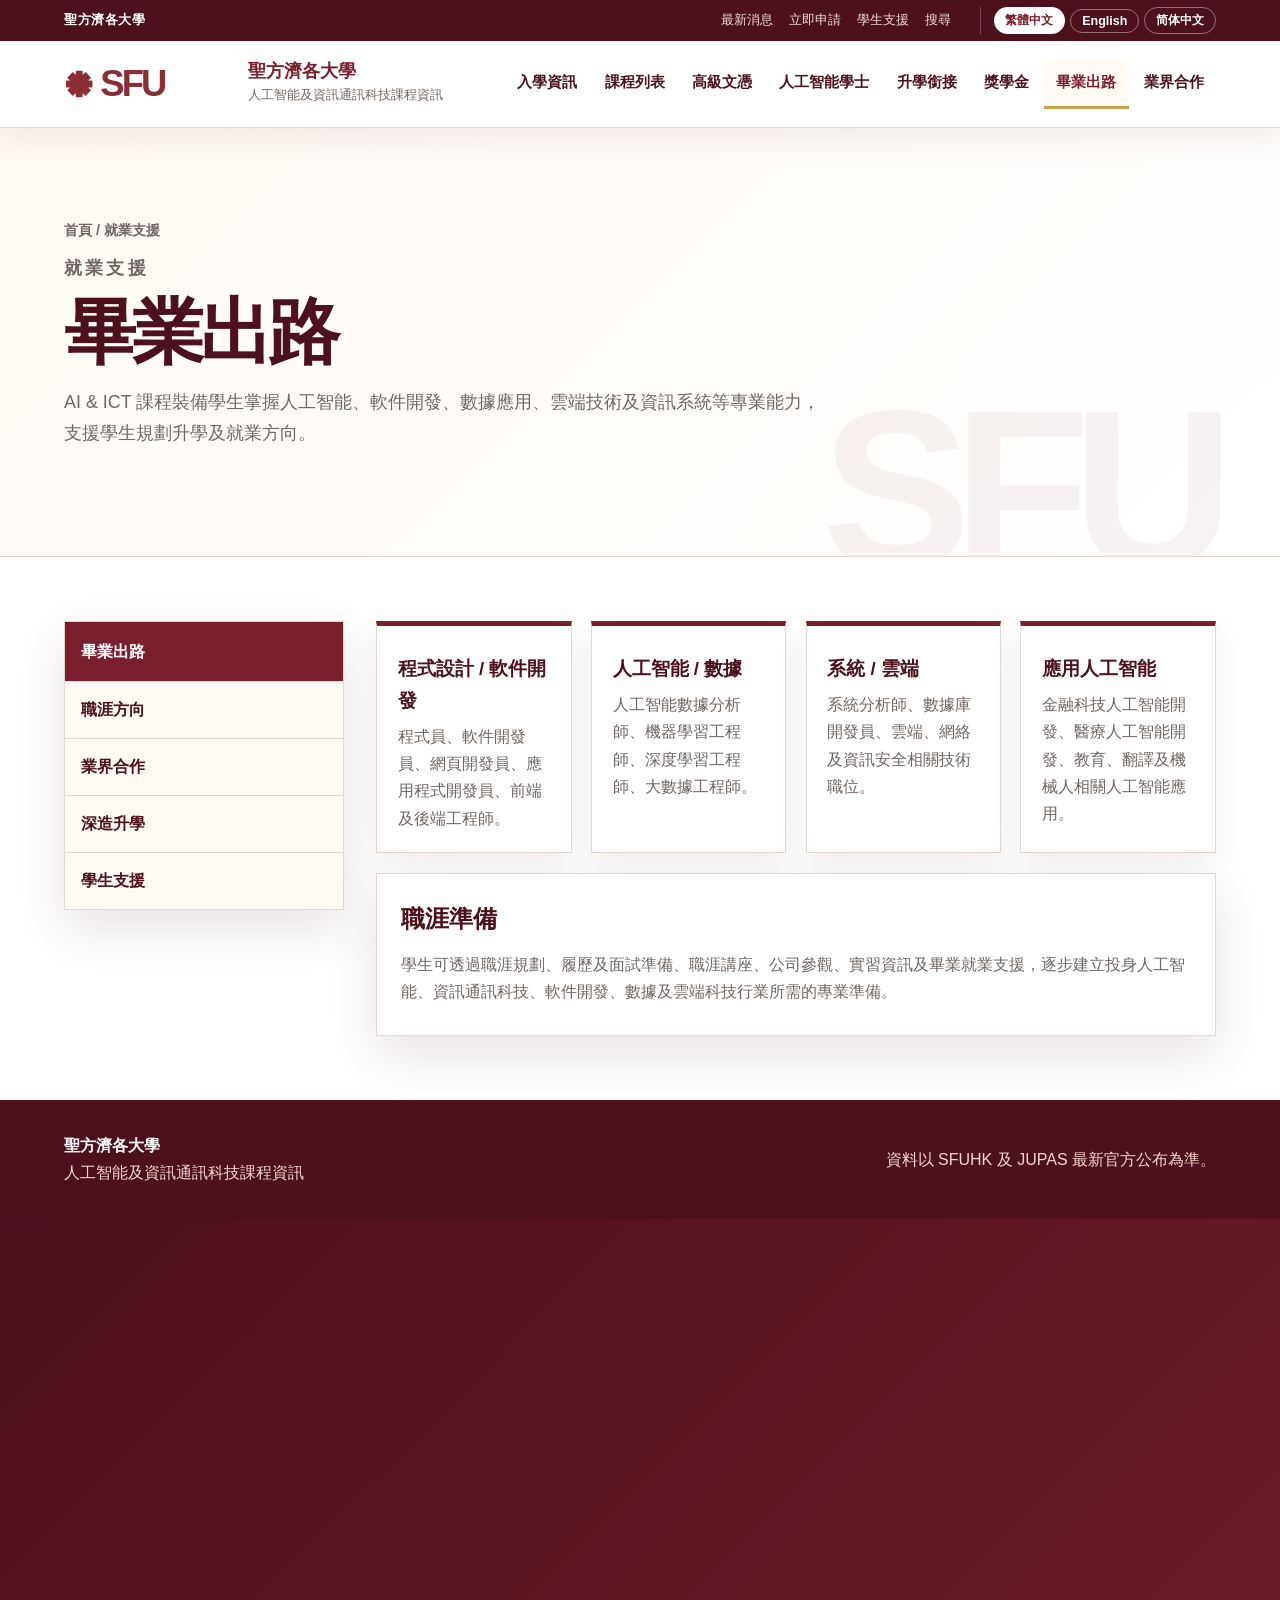
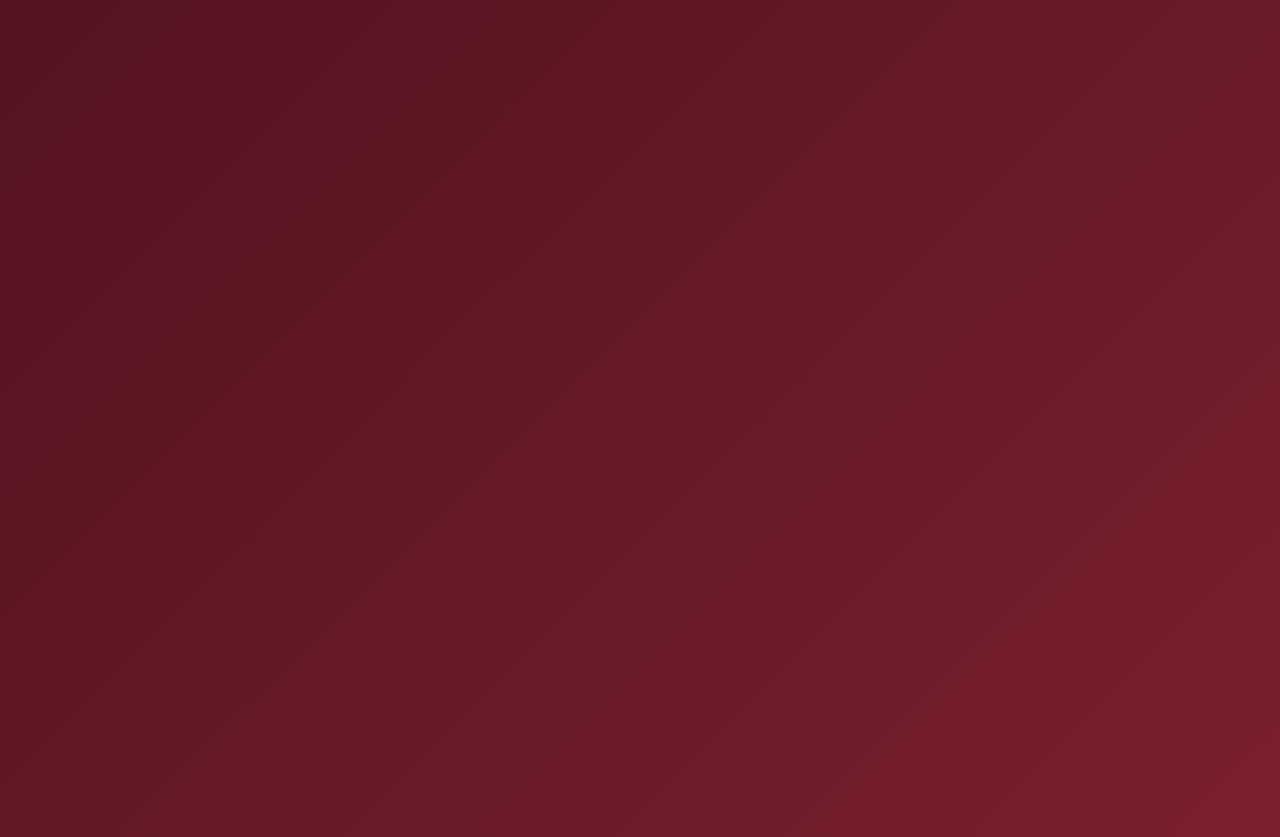
<file: career.html>
<!DOCTYPE html>
<html lang="zh-Hant-HK">
<head><meta charset="UTF-8"><meta name="viewport" content="width=device-width, initial-scale=1.0"><title>Career Services｜SFUHK AI & ICT</title><link rel="stylesheet" href="styles.css"></head>
<body>
<header class="site-header"><div class="utility-bar"><span>Saint Francis University</span><nav><a href="index.html#announcement">Announcement</a><a href="admissions.html">Apply Now</a><a href="scholarships.html">Student Support</a><a href="faq.html">Search</a></nav></div><div class="main-header"><a class="brand" href="index.html"><span class="crest">SFU</span><span><strong>Saint Francis University</strong><small>AI & ICT Programme Information</small></span></a><button class="menu-toggle" aria-label="開關選單" aria-expanded="false">☰</button><nav class="nav"><a href="admissions.html">Admissions</a><a href="programmes.html">Programme List</a><a href="hd-aiict.html">HDAI-ICT</a><a href="bscai.html">BScAI</a><a href="articulation.html">Articulation</a><a href="scholarships.html">Scholarships</a><a href="career.html">Career</a><a href="industry.html">Industry</a></nav></div></header>
<main>
<section class="page-hero"><p class="breadcrumb">Home / Career Services</p><p class="eyebrow">Career Services</p><h1>畢業出路</h1><p>參考 SFU Career Services 概念，將 AI & ICT 畢業後可行嘅職涯方向分門別類展示。</p></section>
<section class="content-shell two-col"><aside class="side-nav"><strong>Career</strong><a href="career.html">Career Pathways</a><a href="industry.html">Industry Partners</a><a href="articulation.html">Further Study</a><a href="scholarships.html">Student Support</a></aside><div class="content-main">
<div class="subpage-grid"><article><h3>Programming / Software</h3><p>Programmer、Software Developer、Web Developer、App Developer、Front-end / Back-end Engineer。</p></article><article><h3>AI / Data</h3><p>AI Data Analyst、Machine Learning Engineer、Deep Learning Engineer、Big Data Engineer。</p></article><article><h3>Systems / Cloud</h3><p>System Analyst、Database Developer、Cloud / Network / Security 相關技術職位。</p></article><article><h3>Applied AI</h3><p>AI and FinTech Developer、AI and Healthcare Developer、AI in Education / Translation / Robotics。</p></article></div>
<article class="content-card"><h2>Career Readiness</h2><p>網站文字可以寫「提供職涯規劃、CV / interview 支援、career talks、company visits、實習及畢業就業資訊」，但唔好寫成保證工作 offer。</p></article>
</div></section></main>
<footer class="footer"><div><strong>Saint Francis University</strong><span>AI & ICT Information Site</span></div><p>Student-made summary · 資料以 SFUHK 及 JUPAS 最新官方公布為準。</p></footer><button class="back-to-top" aria-label="返回頂部">↑</button><script src="script.js"></script>
</body></html>
</file>
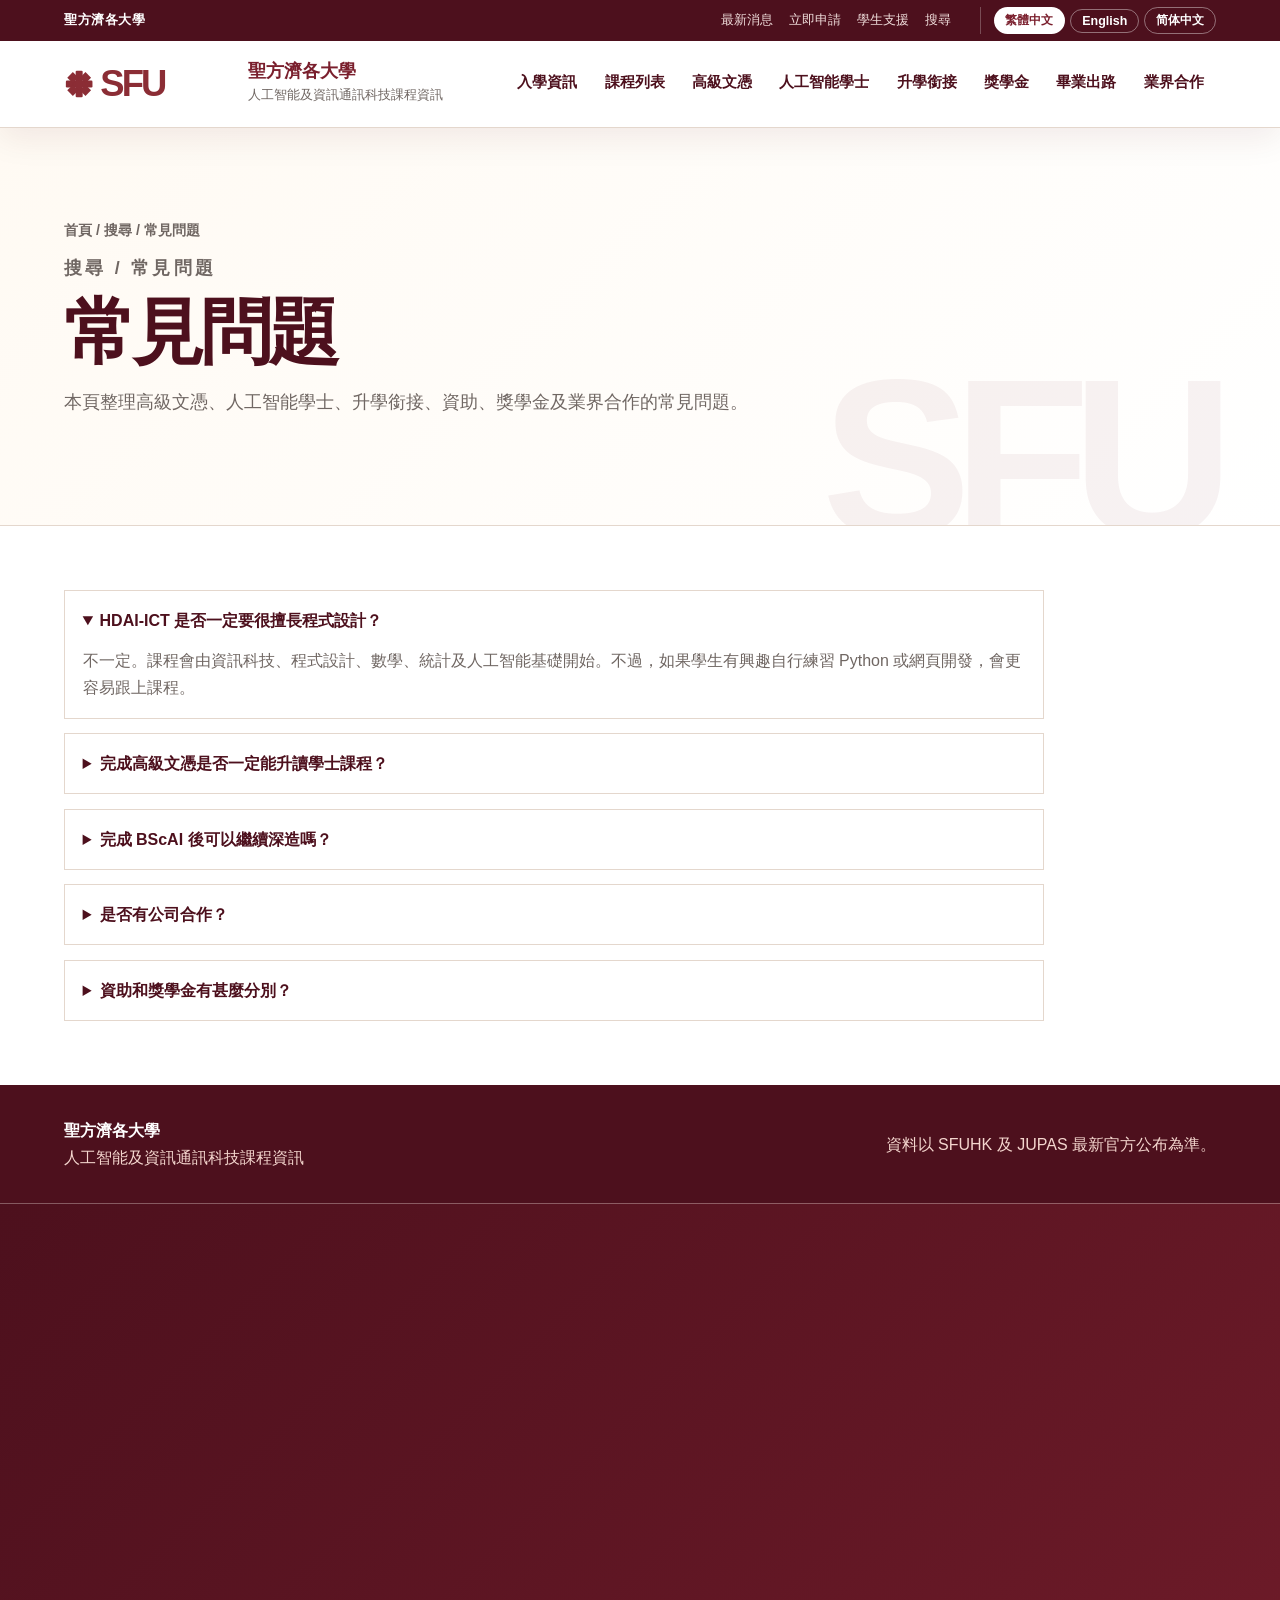
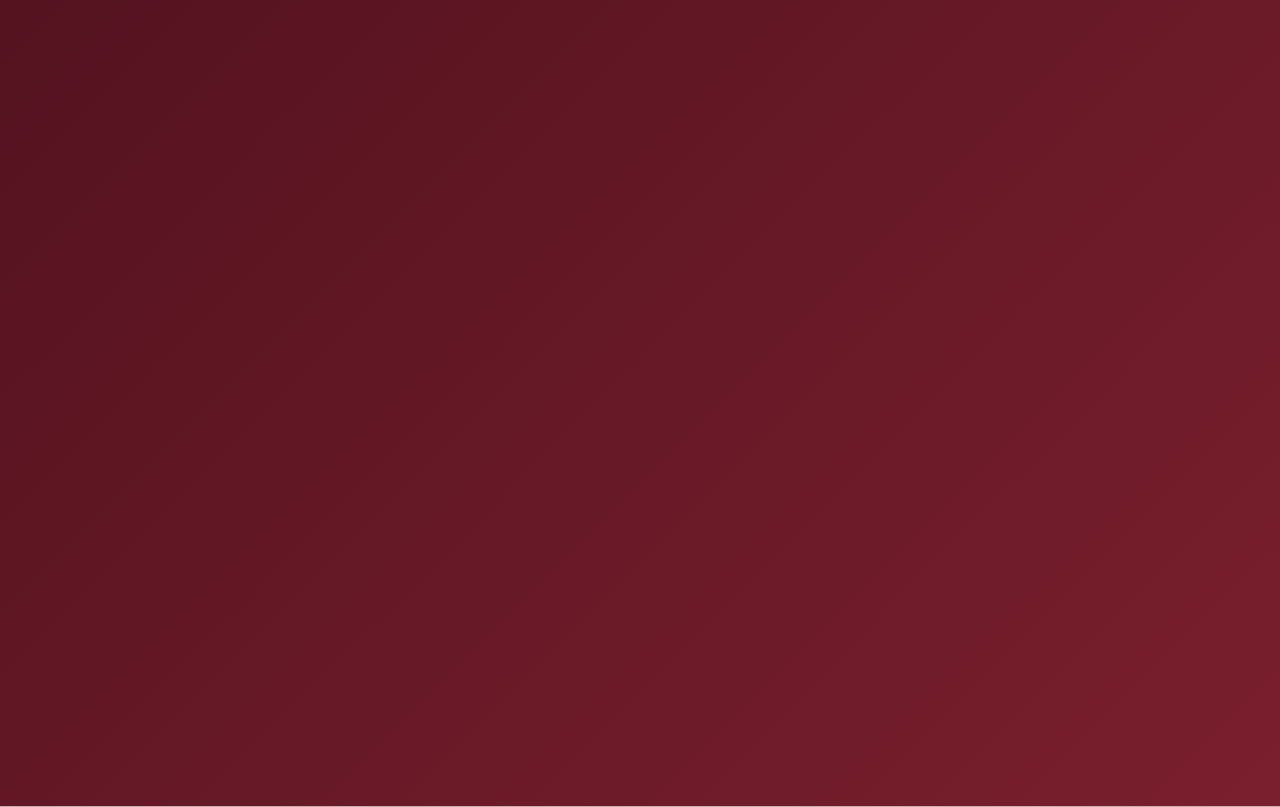
<file: faq.html>
<!DOCTYPE html>
<html lang="zh-Hant-HK">
<head><meta charset="UTF-8"><meta name="viewport" content="width=device-width, initial-scale=1.0"><title>FAQ｜SFUHK AI & ICT</title><link rel="stylesheet" href="styles.css"></head>
<body>
<header class="site-header"><div class="utility-bar"><span>Saint Francis University</span><nav><a href="index.html#announcement">Announcement</a><a href="admissions.html">Apply Now</a><a href="scholarships.html">Student Support</a><a href="faq.html">Search</a></nav></div><div class="main-header"><a class="brand" href="index.html"><span class="crest">SFU</span><span><strong>Saint Francis University</strong><small>AI & ICT Programme Information</small></span></a><button class="menu-toggle" aria-label="開關選單" aria-expanded="false">☰</button><nav class="nav"><a href="admissions.html">Admissions</a><a href="programmes.html">Programme List</a><a href="hd-aiict.html">HDAI-ICT</a><a href="bscai.html">BScAI</a><a href="articulation.html">Articulation</a><a href="scholarships.html">Scholarships</a><a href="career.html">Career</a><a href="industry.html">Industry</a></nav></div></header>
<main>
<section class="page-hero"><p class="breadcrumb">Home / Search / FAQ</p><p class="eyebrow">Search / FAQ</p><h1>常見問題</h1><p>將原本首頁 FAQ 獨立成一頁，更似 SFU 官網嘅 Search / support 分頁結構。</p></section>
<section class="content-shell"><div class="content-main full"><div class="faq page-version"><details open><summary>HDAI-ICT 係咪一定要好識 coding？</summary><p>唔一定。課程會由 IT、programming、maths、statistics 同 AI 基礎開始。不過有興趣自己練 Python / web 會更易跟上。</p></details><details><summary>HD 讀完係咪一定升到 Degree？</summary><p>唔係自動保證。一般要完成課程並達到指定 GPA / 學術要求，實際安排要以大學最新公布為準。</p></details><details><summary>BScAI 讀完仲可唔可以再上？</summary><p>可以。可申請 MSc、MPhil 或 PhD，例如 AI、Machine Learning、Data Science、Computer Science、Cybersecurity、Software Engineering 等方向。</p></details><details><summary>有冇公司合作？</summary><p>有業界合作及實習支援，官方資料曾列出部分 industry partners，例如 Microsoft、JoyAether、Jadason Technology、aniSPACE、HKDEA 等。</p></details><details><summary>資助同獎學金點分？</summary><p>資助通常係政府或助學金 / 貸款支援；獎學金通常按成績、入學表現、銜接路線或特定資格考慮。</p></details></div></div></section></main>
<footer class="footer"><div><strong>Saint Francis University</strong><span>AI & ICT Information Site</span></div><p>Student-made summary · 資料以 SFUHK 及 JUPAS 最新官方公布為準。</p></footer><button class="back-to-top" aria-label="返回頂部">↑</button><script src="script.js"></script>
</body></html>
</file>
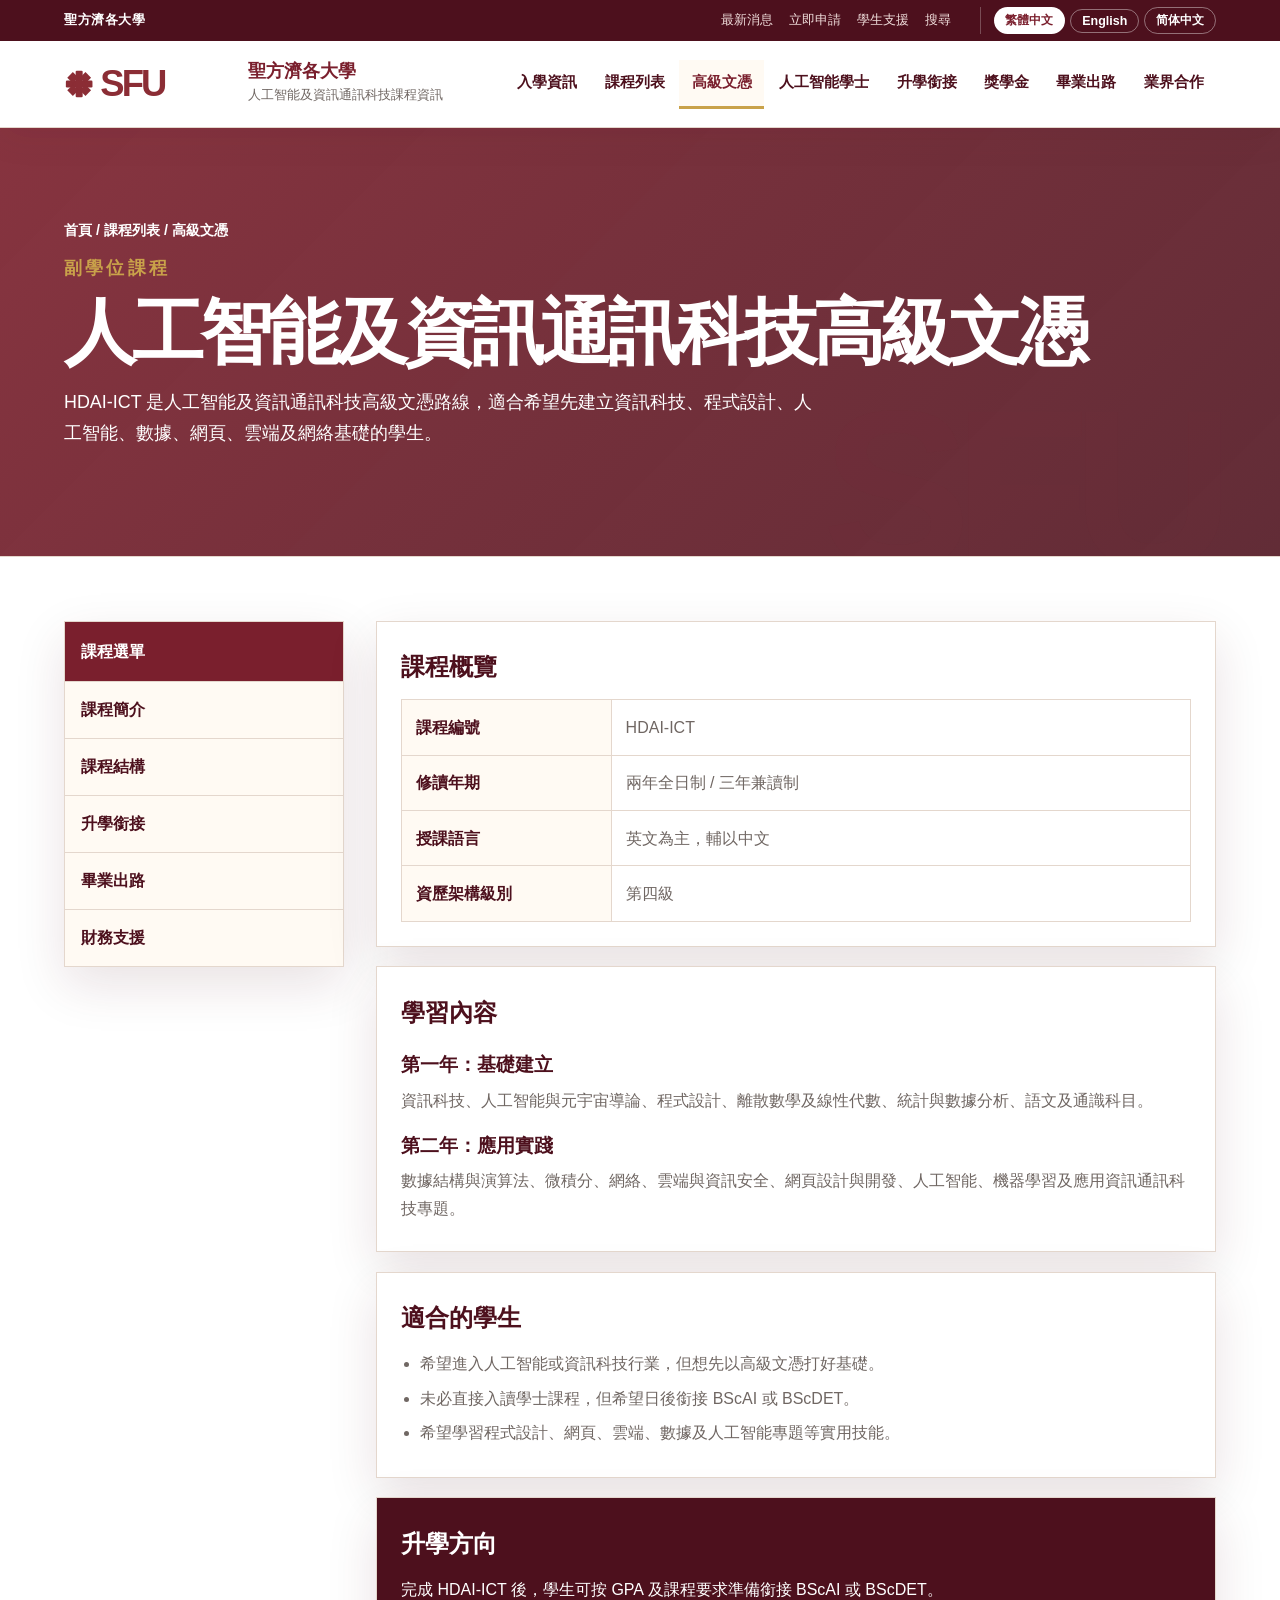
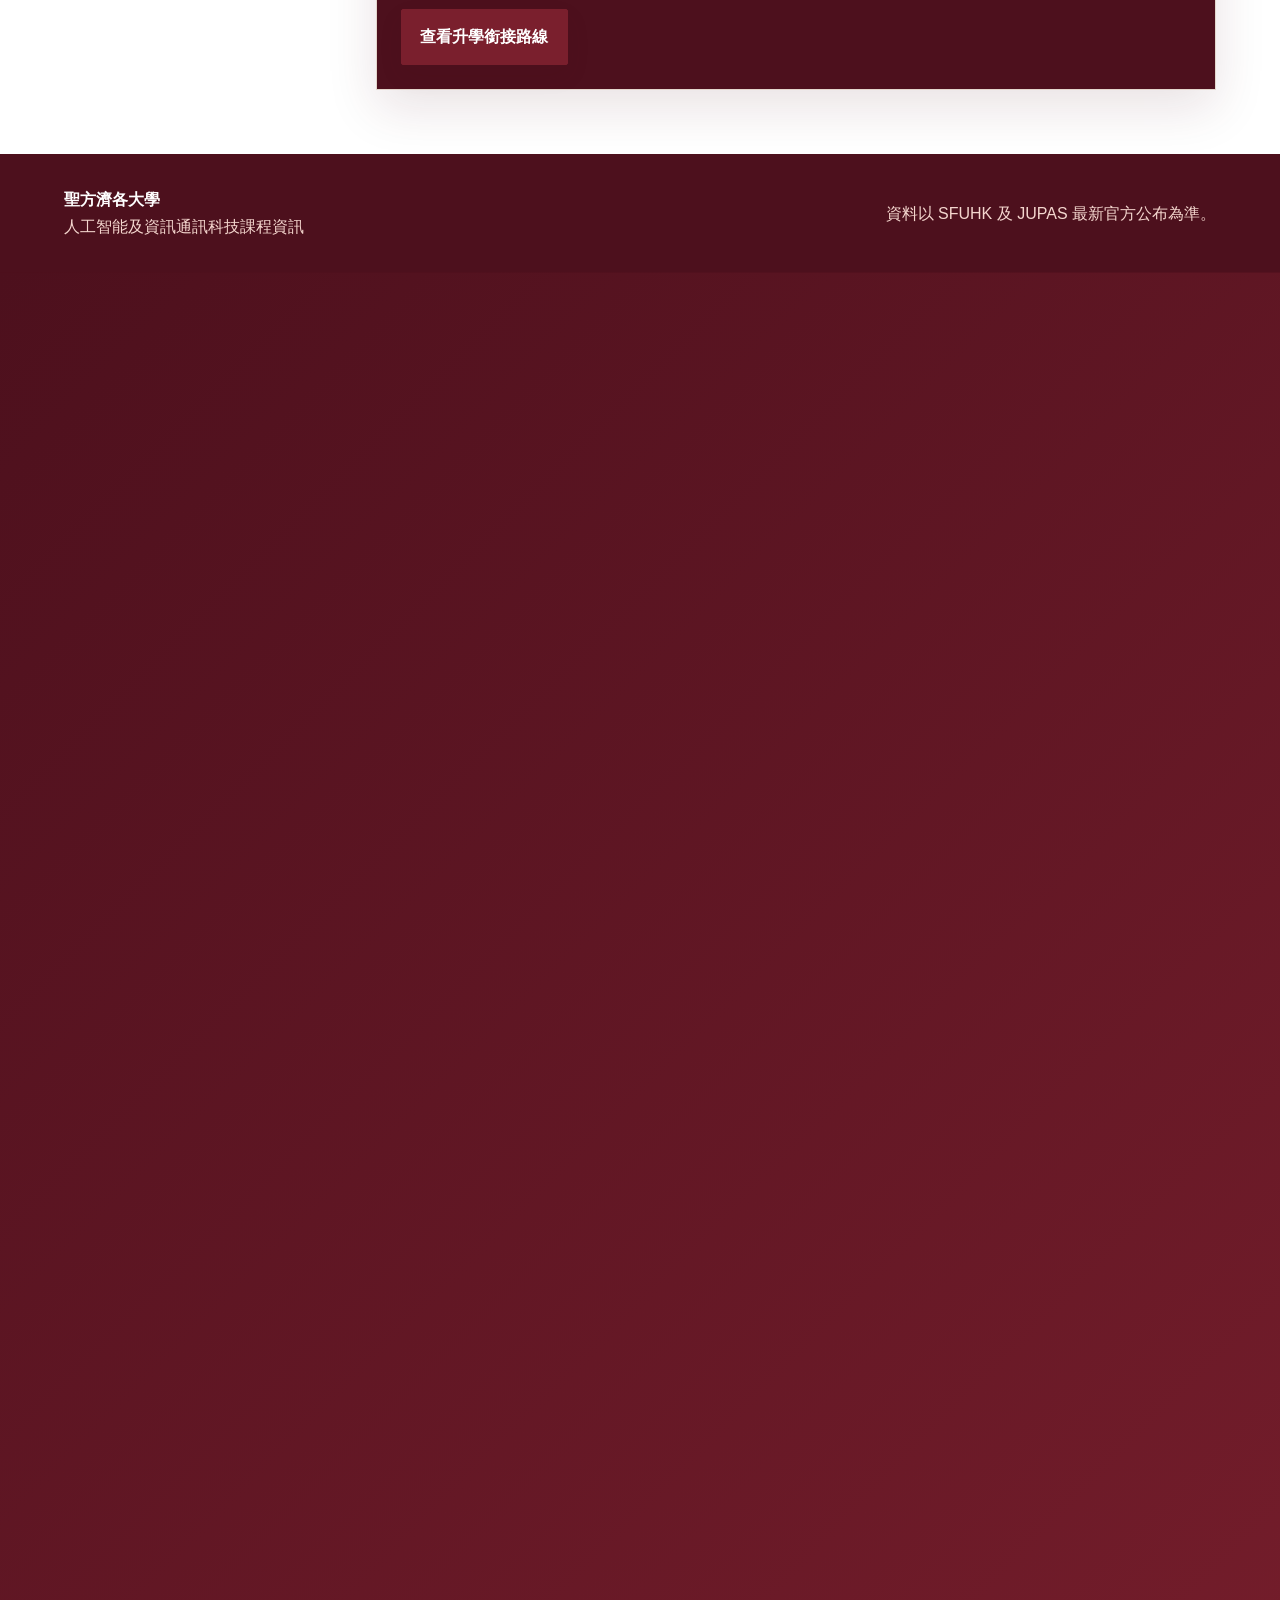
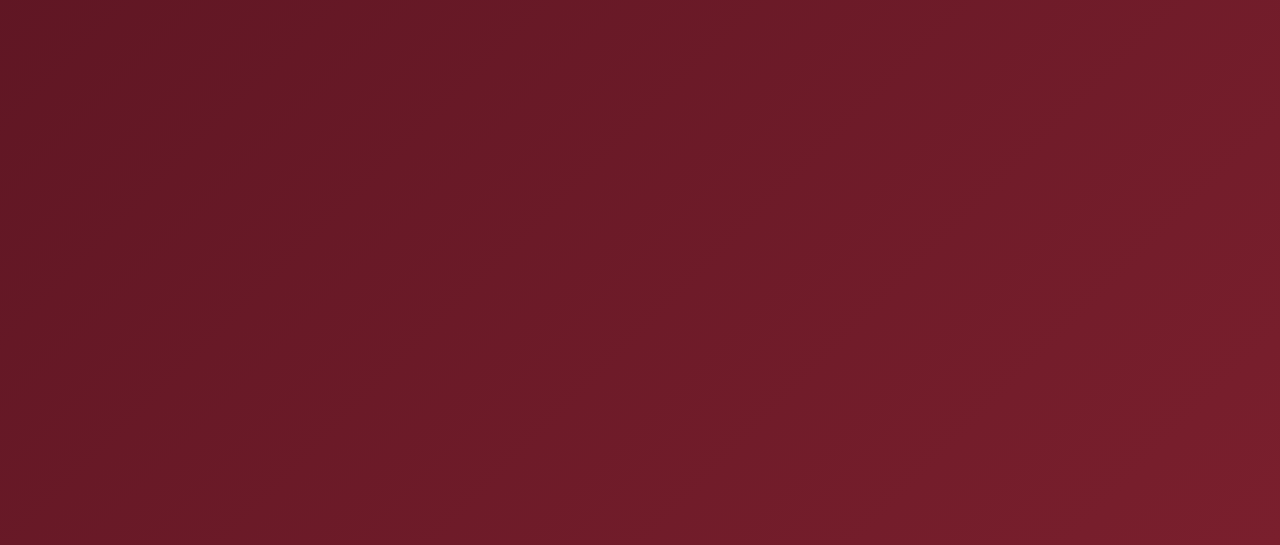
<file: hd-aiict.html>
<!DOCTYPE html>
<html lang="zh-Hant-HK">
<head><meta charset="UTF-8"><meta name="viewport" content="width=device-width, initial-scale=1.0"><title>HDAI-ICT｜SFUHK AI & ICT</title><link rel="stylesheet" href="styles.css"></head>
<body>
<header class="site-header"><div class="utility-bar"><span>Saint Francis University</span><nav><a href="index.html#announcement">Announcement</a><a href="admissions.html">Apply Now</a><a href="scholarships.html">Student Support</a><a href="faq.html">Search</a></nav></div><div class="main-header"><a class="brand" href="index.html"><span class="crest">SFU</span><span><strong>Saint Francis University</strong><small>AI & ICT Programme Information</small></span></a><button class="menu-toggle" aria-label="開關選單" aria-expanded="false">☰</button><nav class="nav"><a href="admissions.html">Admissions</a><a href="programmes.html">Programme List</a><a href="hd-aiict.html">HDAI-ICT</a><a href="bscai.html">BScAI</a><a href="articulation.html">Articulation</a><a href="scholarships.html">Scholarships</a><a href="career.html">Career</a><a href="industry.html">Industry</a></nav></div></header>
<main>
<section class="page-hero programme-hero hd"><p class="breadcrumb">Home / Programme List / HDAI-ICT</p><p class="eyebrow">Sub-degree Programme</p><h1>Higher Diploma in Artificial Intelligence and ICT</h1><p>HDAI-ICT 係 AI + ICT 高級文憑路線，適合想先打好 IT、programming、AI、data、web、cloud 及 network 基礎嘅學生。</p></section>
<section class="content-shell two-col"><aside class="side-nav"><strong>Programme Menu</strong><a href="hd-aiict.html">Introduction</a><a href="hd-aiict.html#structure">Programme Structure</a><a href="articulation.html">Articulation</a><a href="career.html">Career Pathways</a><a href="scholarships.html">Financial Support</a></aside><div class="content-main">
<article class="content-card"><h2>Programme Overview</h2><div class="info-table"><div><strong>Programme Code</strong><span>HDAI-ICT</span></div><div><strong>Duration</strong><span>2-year full-time / 3-year part-time</span></div><div><strong>Medium</strong><span>English supplemented by Chinese</span></div><div><strong>QF Level</strong><span>Level 4</span></div></div></article>
<article class="content-card" id="structure"><h2>平時讀啲咩？</h2><h3>Year 1：打底</h3><p>Introduction to IT, AI and Metaverse、Computer Programming、Discrete Mathematics and Linear Algebra、Statistics and Data Analysis、語文及通識科目。</p><h3>Year 2：應用</h3><p>Data Structures and Algorithms、Calculus、Network, Cloud and Security、Web Design and Development、Artificial Intelligence、Machine Learning、Applied ICT Project。</p></article>
<article class="content-card"><h2>適合邊類學生？</h2><ul class="official-list"><li>想入 AI / IT 行業，但想先用高級文憑打底。</li><li>DSE 未必直接入 degree，但想之後銜接 BScAI / BScDET。</li><li>想學 programming、web、cloud、data、AI project 嘅實用技能。</li></ul></article>
<div class="cta-banner"><h2>升學方向</h2><p>完成 HDAI-ICT 後，可按 GPA 及課程要求準備銜接 BScAI 或 BScDET。</p><a class="button primary" href="articulation.html">View Articulation Pathway</a></div>
</div></section></main>
<footer class="footer"><div><strong>Saint Francis University</strong><span>AI & ICT Information Site</span></div><p>Student-made summary · 資料以 SFUHK 及 JUPAS 最新官方公布為準。</p></footer><button class="back-to-top" aria-label="返回頂部">↑</button><script src="script.js"></script>
</body></html>
</file>
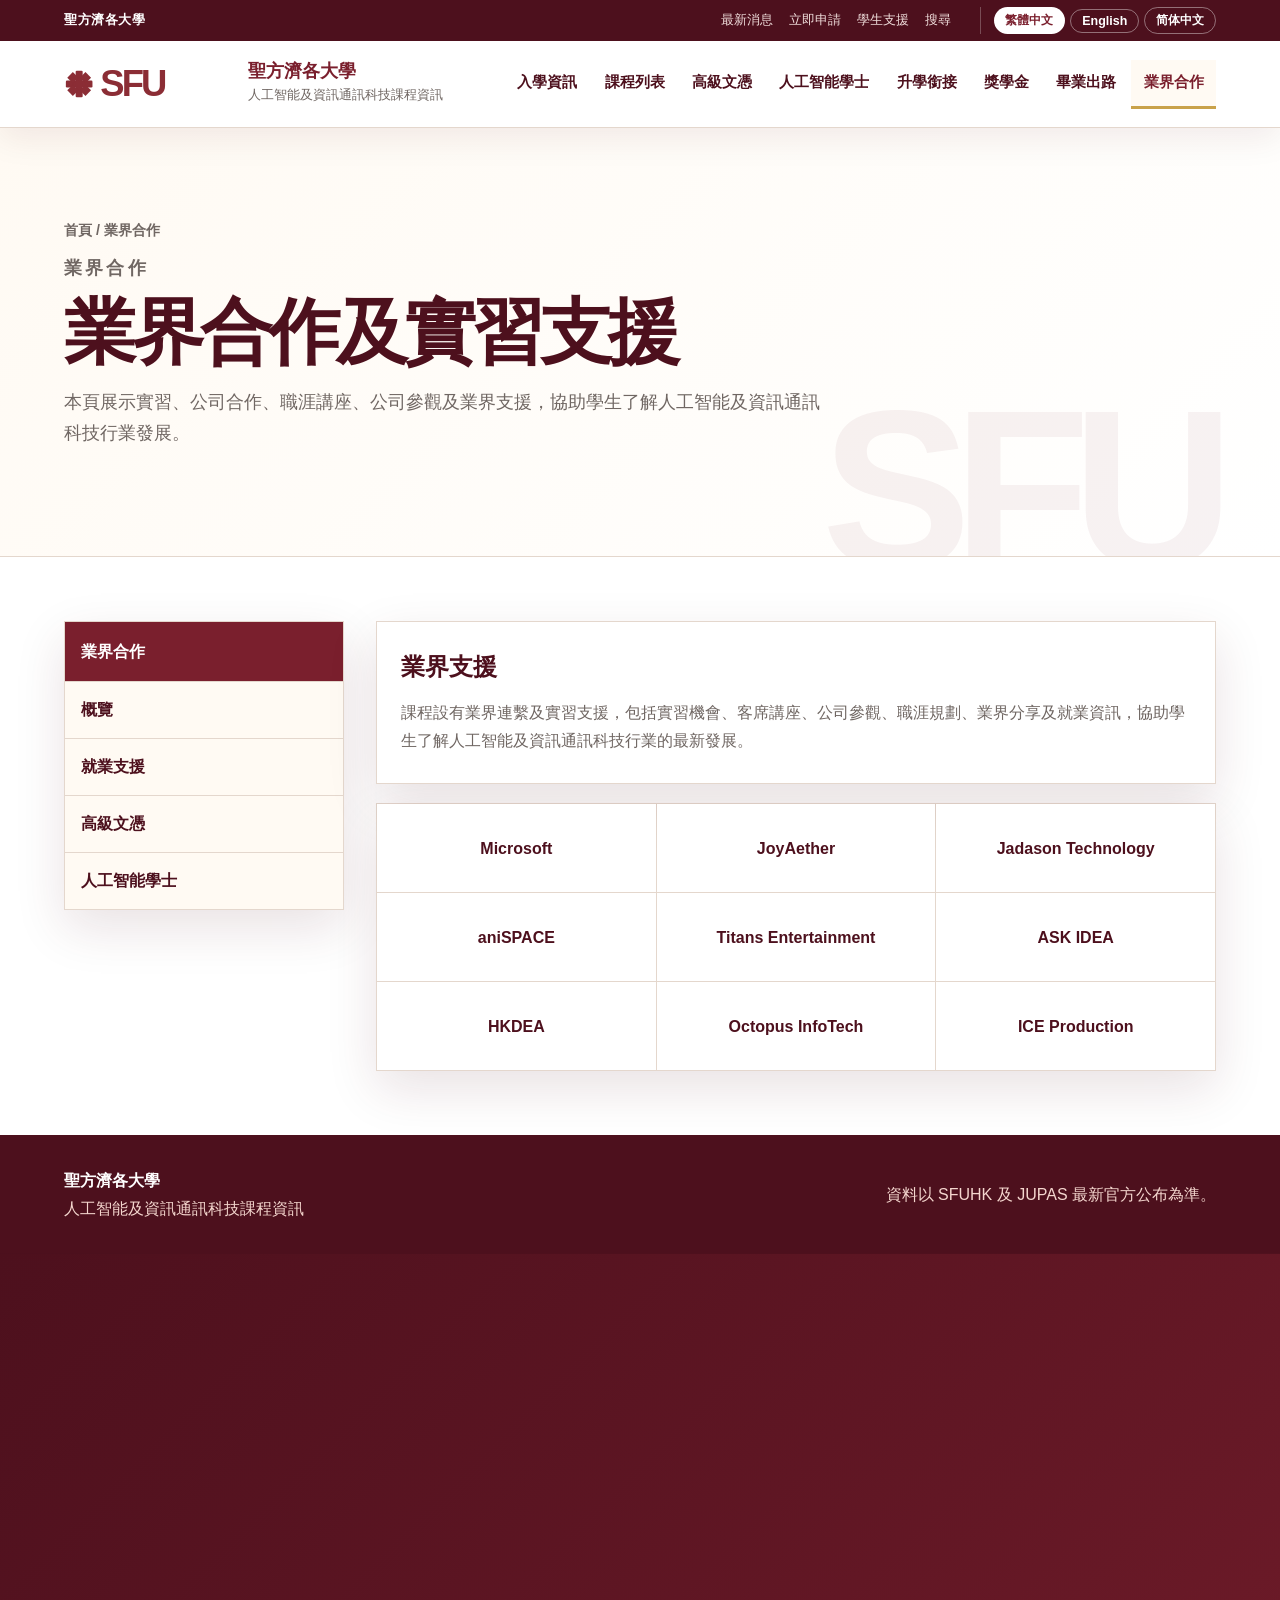
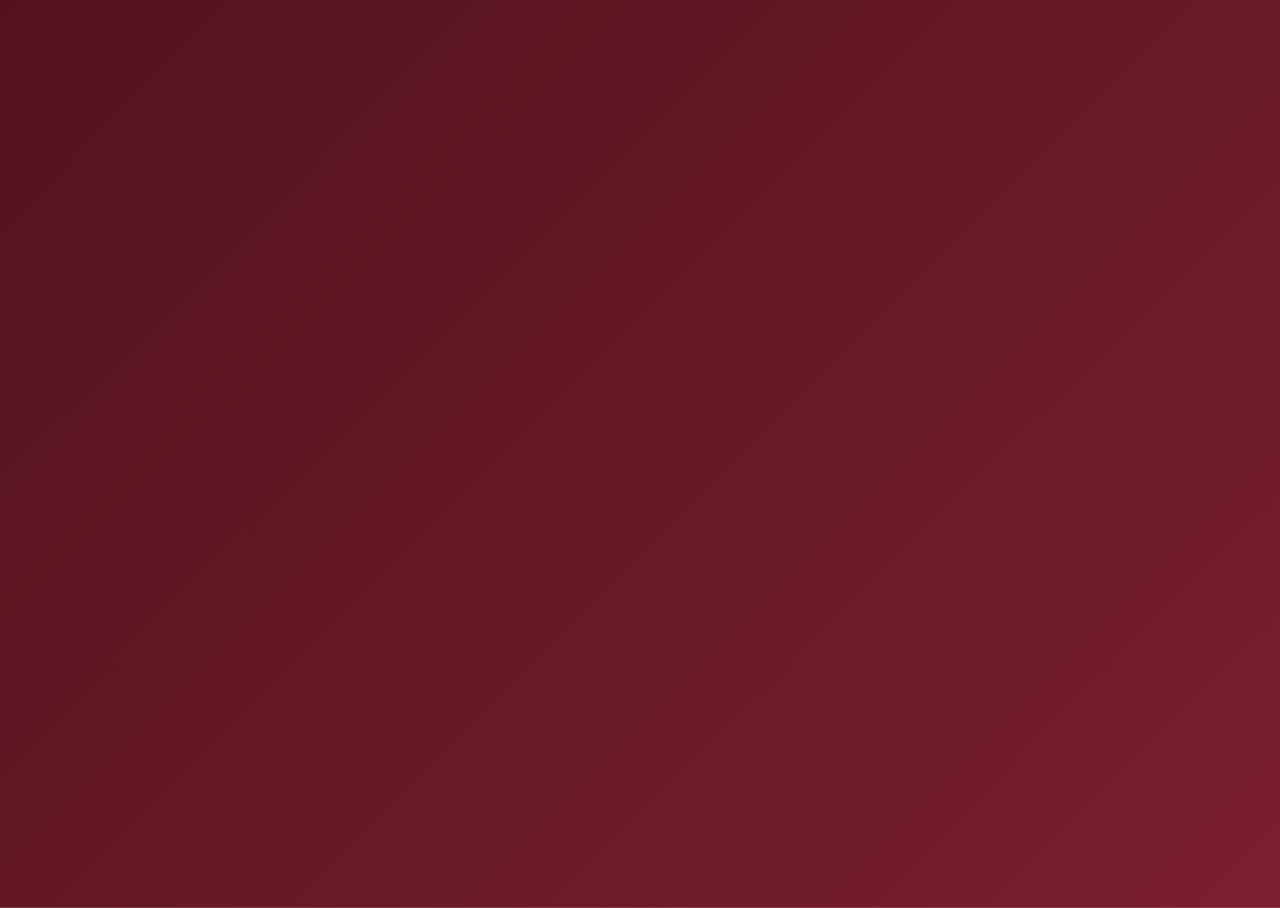
<file: industry.html>
<!DOCTYPE html>
<html lang="zh-Hant-HK">
<head><meta charset="UTF-8"><meta name="viewport" content="width=device-width, initial-scale=1.0"><title>Industry Collaboration｜SFUHK AI & ICT</title><link rel="stylesheet" href="styles.css"></head>
<body>
<header class="site-header"><div class="utility-bar"><span>Saint Francis University</span><nav><a href="index.html#announcement">Announcement</a><a href="admissions.html">Apply Now</a><a href="scholarships.html">Student Support</a><a href="faq.html">Search</a></nav></div><div class="main-header"><a class="brand" href="index.html"><span class="crest">SFU</span><span><strong>Saint Francis University</strong><small>AI & ICT Programme Information</small></span></a><button class="menu-toggle" aria-label="開關選單" aria-expanded="false">☰</button><nav class="nav"><a href="admissions.html">Admissions</a><a href="programmes.html">Programme List</a><a href="hd-aiict.html">HDAI-ICT</a><a href="bscai.html">BScAI</a><a href="articulation.html">Articulation</a><a href="scholarships.html">Scholarships</a><a href="career.html">Career</a><a href="industry.html">Industry</a></nav></div></header>
<main>
<section class="page-hero"><p class="breadcrumb">Home / Industry Collaboration</p><p class="eyebrow">Industry Collaboration</p><h1>公司合作 / Internship</h1><p>呢頁以官網「Career Services / Industry」feel 展示實習、公司合作、career talks、company visits 同業界支援。</p></section>
<section class="content-shell two-col"><aside class="side-nav"><strong>Industry</strong><a href="industry.html">Overview</a><a href="career.html">Career Services</a><a href="hd-aiict.html">HDAI-ICT</a><a href="bscai.html">BScAI</a></aside><div class="content-main">
<article class="content-card"><h2>Industry Support</h2><p>課程設有業界連繫及實習支援，包括 internship opportunities、guest lectures、company visits、career planning、industry sharing 及 job opportunities，協助學生了解 AI 及 ICT 行業發展。</p></article>
<div class="partner-strip page-version"><span>Microsoft</span><span>JoyAether</span><span>Jadason Technology</span><span>aniSPACE</span><span>Titans Entertainment</span><span>ASK IDEA</span><span>HKDEA</span><span>Octopus InfoTech</span><span>ICE Production</span></div>
</div></section></main>
<footer class="footer"><div><strong>Saint Francis University</strong><span>AI & ICT Information Site</span></div><p>資料以 SFUHK 及 JUPAS 最新官方公布為準。</p></footer><button class="back-to-top" aria-label="返回頂部">↑</button><script src="script.js"></script>
</body></html>
</file>
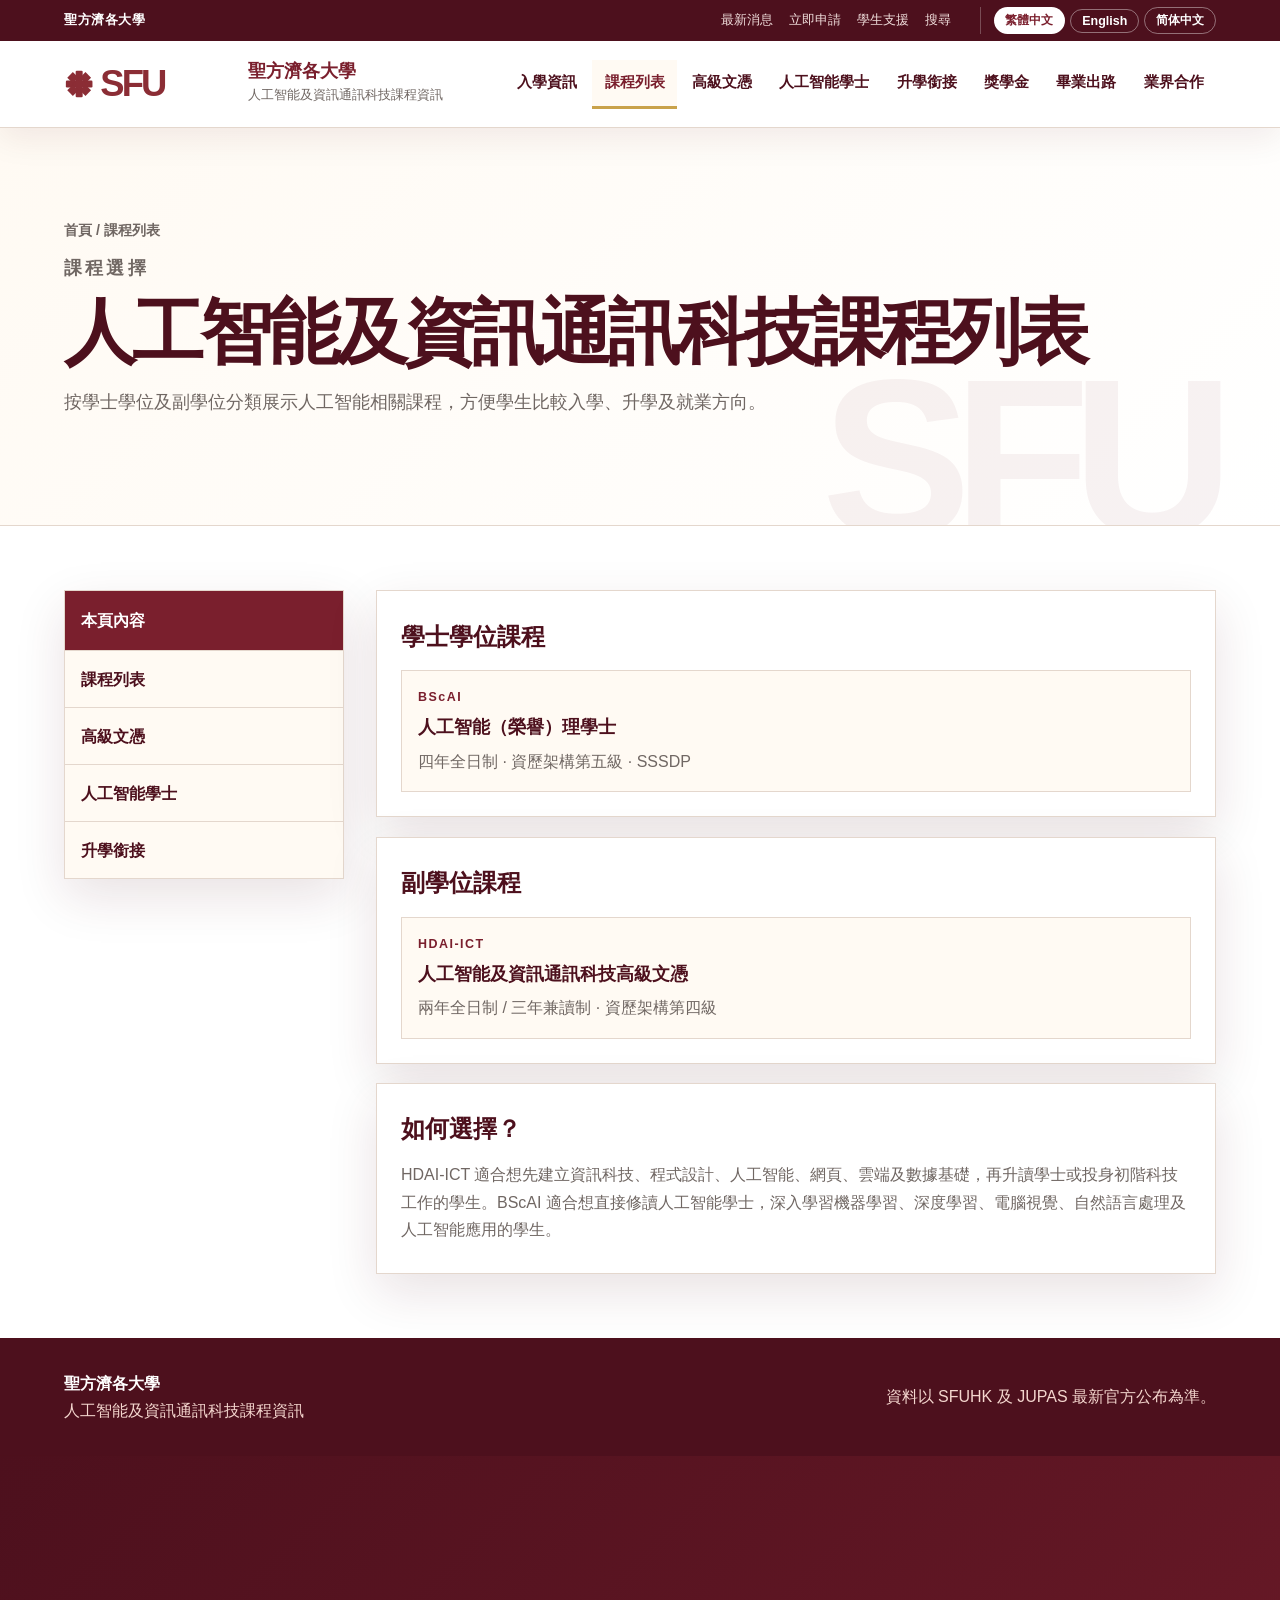
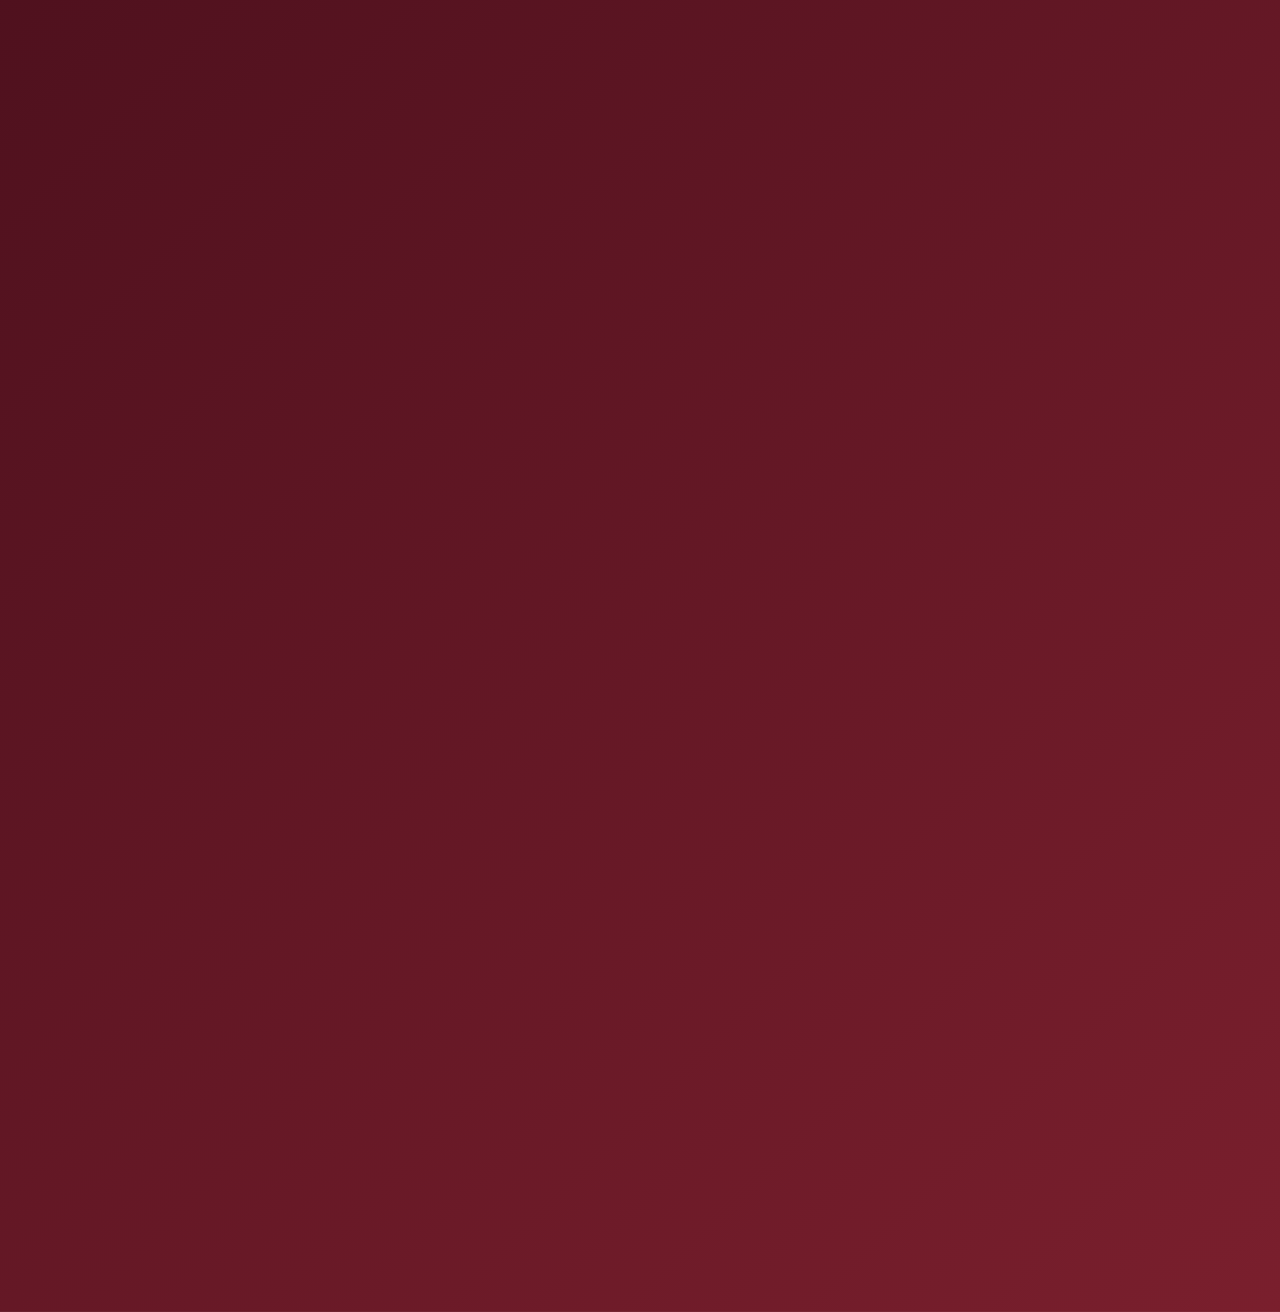
<file: programmes.html>
<!DOCTYPE html>
<html lang="zh-Hant-HK">
<head>
  <meta charset="UTF-8">
  <meta name="viewport" content="width=device-width, initial-scale=1.0">
  <title>Programme Offerings｜SFUHK AI & ICT</title>
  <meta name="description" content="SFUHK AI & ICT programme offerings: HDAI-ICT and BScAI.">
  <link rel="stylesheet" href="styles.css">
</head>
<body>
  <header class="site-header">
    <div class="utility-bar"><span>Saint Francis University</span><nav><a href="index.html#announcement">Announcement</a><a href="admissions.html">Apply Now</a><a href="scholarships.html">Student Support</a><a href="faq.html">Search</a></nav></div>
    <div class="main-header"><a class="brand" href="index.html"><span class="crest">SFU</span><span><strong>Saint Francis University</strong><small>AI & ICT Programme Information</small></span></a><button class="menu-toggle" aria-label="開關選單" aria-expanded="false">☰</button><nav class="nav"><a href="admissions.html">Admissions</a><a href="programmes.html">Programme List</a><a href="hd-aiict.html">HDAI-ICT</a><a href="bscai.html">BScAI</a><a href="articulation.html">Articulation</a><a href="scholarships.html">Scholarships</a><a href="career.html">Career</a><a href="industry.html">Industry</a></nav></div>
  </header>
  <main>
    <section class="page-hero"><p class="breadcrumb">Home / Programme Offerings</p><p class="eyebrow">Programme Offerings</p><h1>AI & ICT Programme List</h1><p>參考 SFUHK 官方「Programme Offerings」頁面做法，將 AI 相關課程按學士及副學位分開展示，方便學生比較入學、升學及就業方向。</p></section>
    <section class="content-shell two-col">
      <aside class="side-nav"><strong>In this section</strong><a href="programmes.html">Programme List</a><a href="hd-aiict.html">HDAI-ICT</a><a href="bscai.html">BScAI</a><a href="articulation.html">Articulation</a></aside>
      <div class="content-main">
        <article class="directory-block"><h2>Undergraduate Programmes</h2><a class="directory-item" href="bscai.html"><span>BScAI</span><strong>Bachelor of Science (Honours) in Artificial Intelligence</strong><em>4-year full-time · QF Level 5 · SSSDP</em></a></article>
        <article class="directory-block"><h2>Sub-degree Programmes</h2><a class="directory-item" href="hd-aiict.html"><span>HDAI-ICT</span><strong>Higher Diploma in Artificial Intelligence and Information and Communication Technology</strong><em>2-year full-time / 3-year part-time · QF Level 4</em></a></article>
        <article class="content-card"><h2>點揀？</h2><p><strong>HDAI-ICT</strong> 適合想先打 IT、programming、AI、web、cloud、data 基礎，再升 degree 或投身初階 IT 工作嘅學生。<strong>BScAI</strong> 就適合想直接讀 AI 學士，深入 machine learning、deep learning、computer vision、NLP 同 applied AI 嘅學生。</p></article>
      </div>
    </section>
  </main>
  <footer class="footer"><div><strong>Saint Francis University</strong><span>AI & ICT Information Site</span></div><p>Student-made summary · 資料以 SFUHK 及 JUPAS 最新官方公布為準。</p></footer>
  <button class="back-to-top" aria-label="返回頂部">↑</button><script src="script.js"></script>
</body>
</html>
</file>
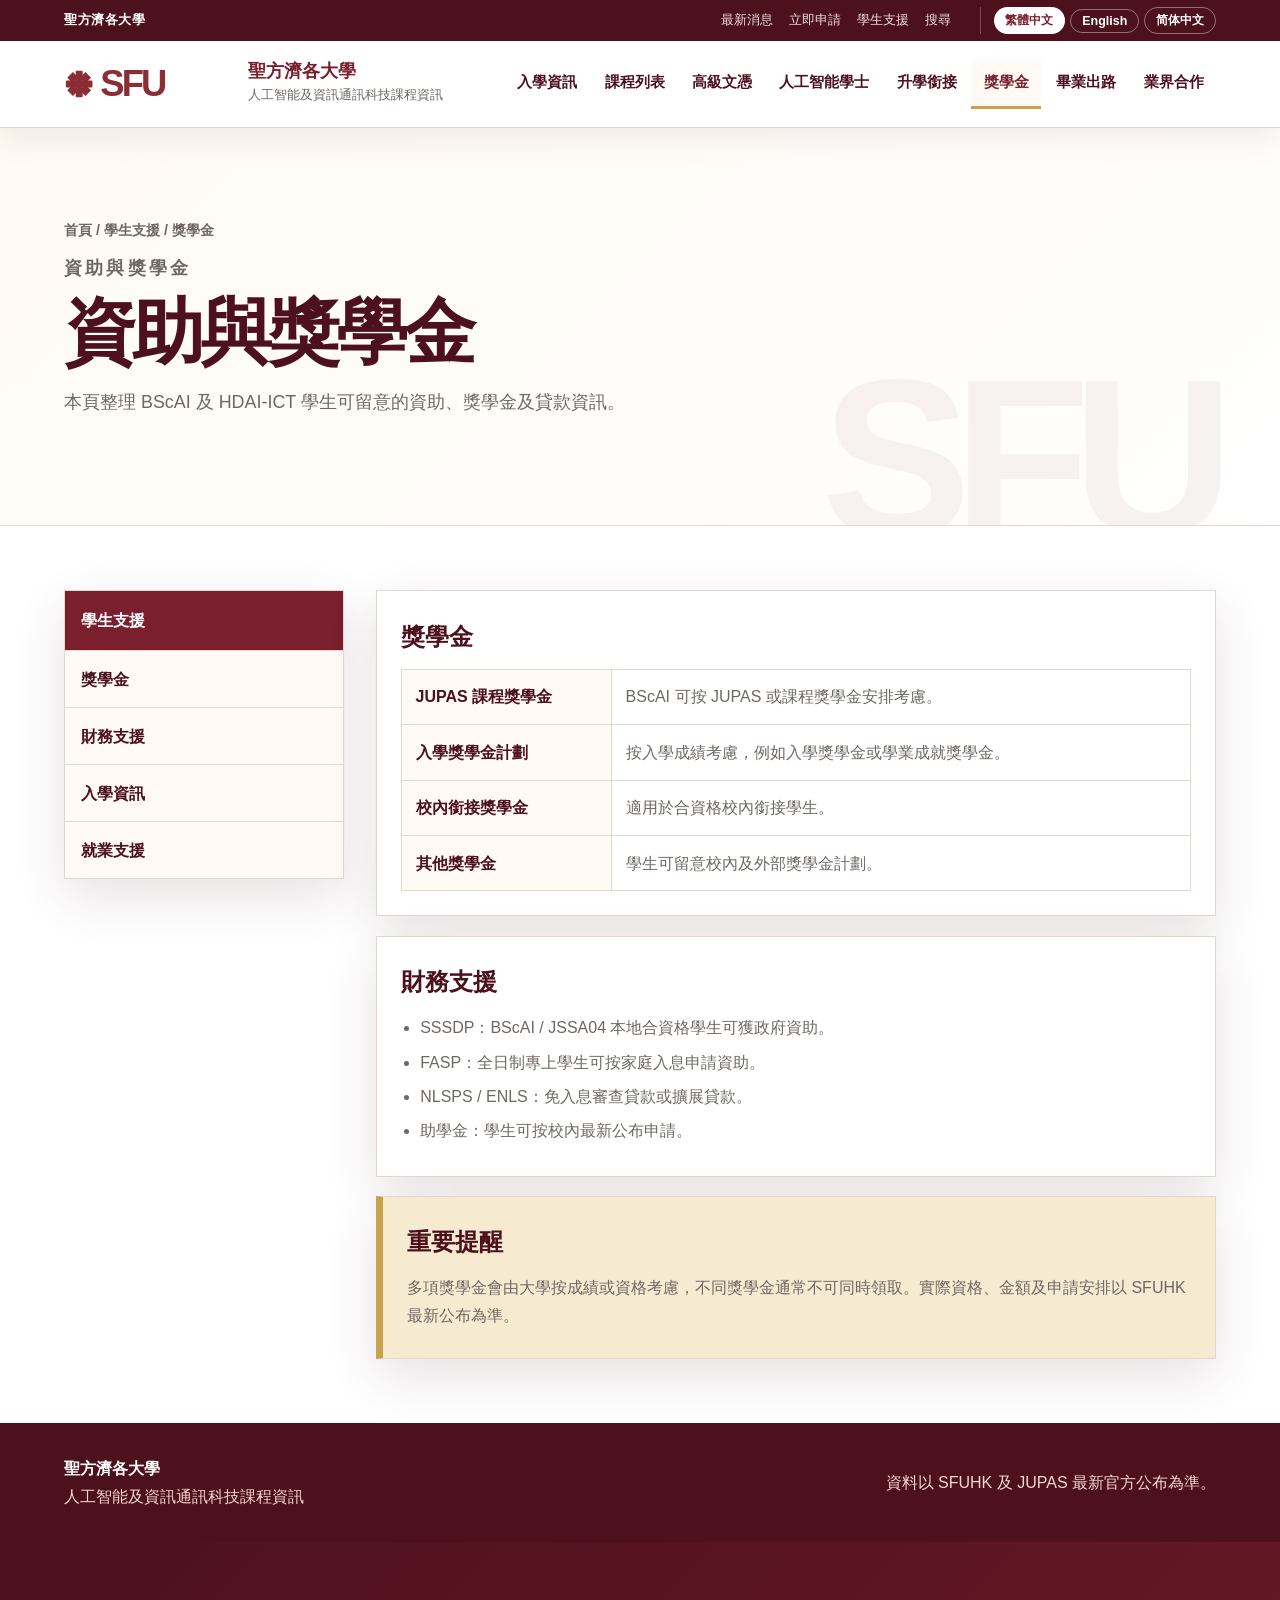
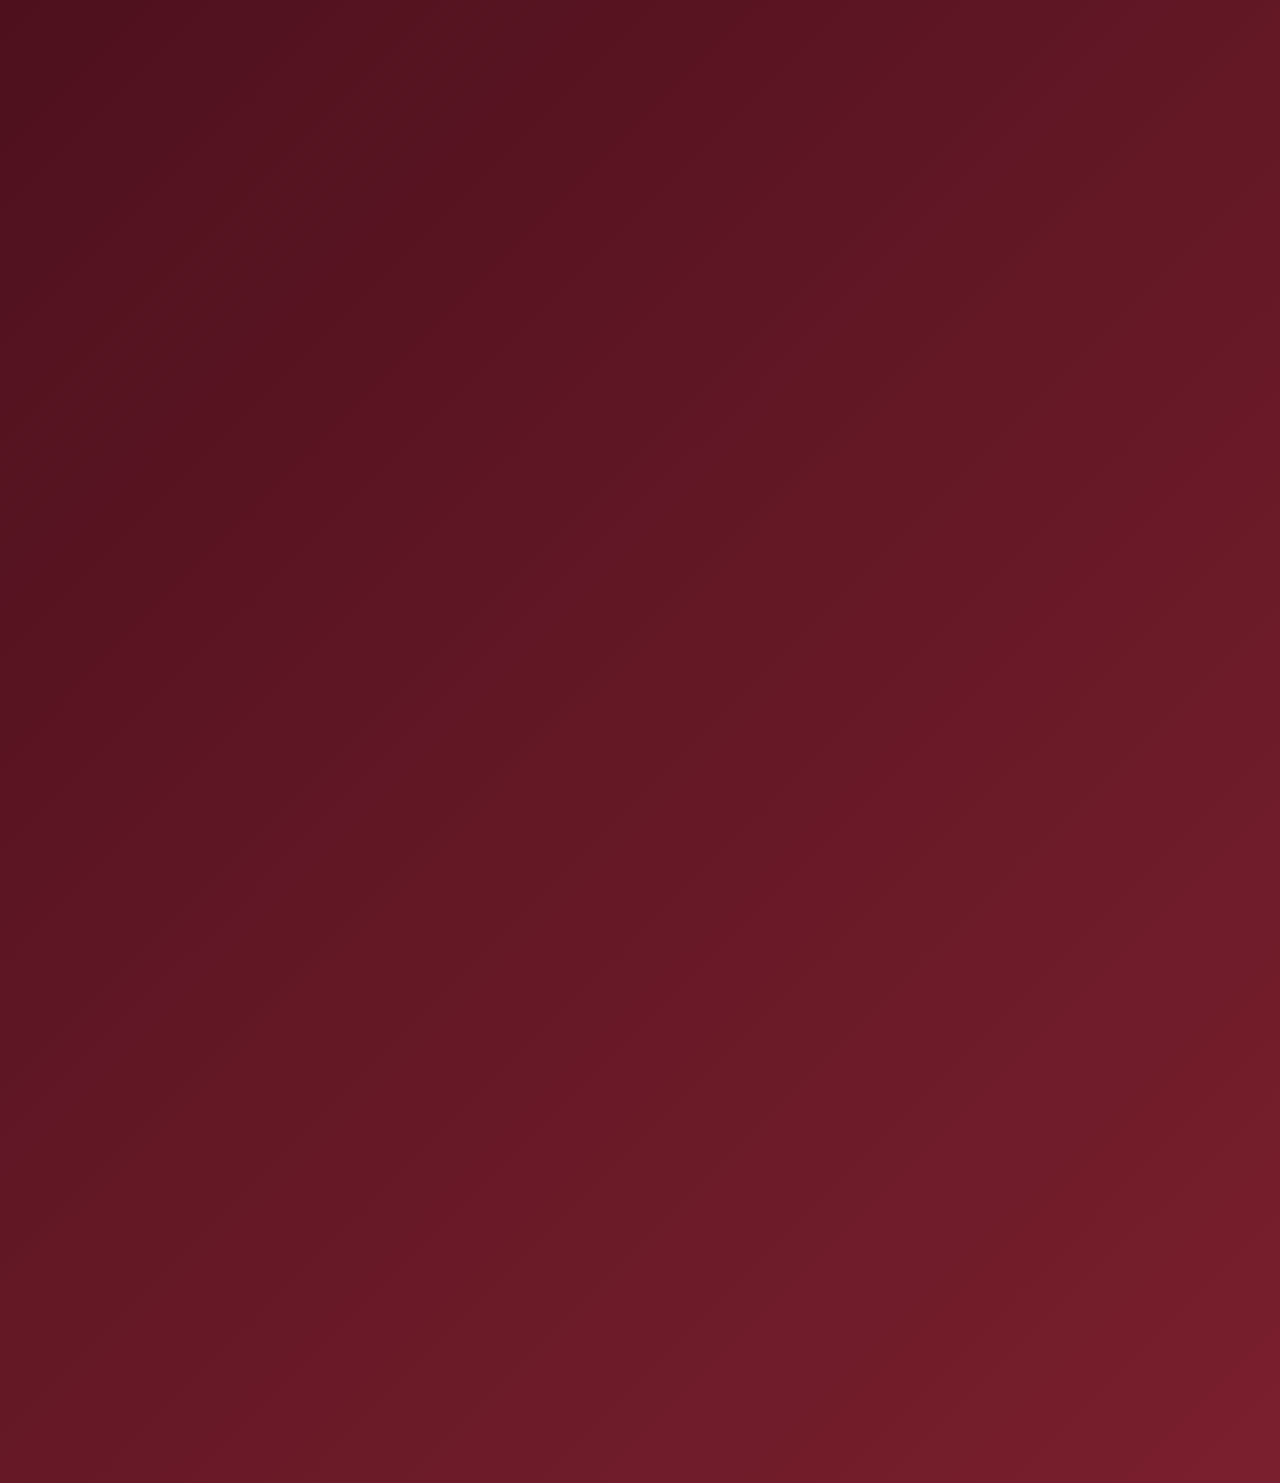
<file: scholarships.html>
<!DOCTYPE html>
<html lang="zh-Hant-HK">
<head><meta charset="UTF-8"><meta name="viewport" content="width=device-width, initial-scale=1.0"><title>Scholarships & Financial Assistance｜SFUHK AI & ICT</title><link rel="stylesheet" href="styles.css"></head>
<body>
<header class="site-header"><div class="utility-bar"><span>Saint Francis University</span><nav><a href="index.html#announcement">Announcement</a><a href="admissions.html">Apply Now</a><a href="scholarships.html">Student Support</a><a href="faq.html">Search</a></nav></div><div class="main-header"><a class="brand" href="index.html"><span class="crest">SFU</span><span><strong>Saint Francis University</strong><small>AI & ICT Programme Information</small></span></a><button class="menu-toggle" aria-label="開關選單" aria-expanded="false">☰</button><nav class="nav"><a href="admissions.html">Admissions</a><a href="programmes.html">Programme List</a><a href="hd-aiict.html">HDAI-ICT</a><a href="bscai.html">BScAI</a><a href="articulation.html">Articulation</a><a href="scholarships.html">Scholarships</a><a href="career.html">Career</a><a href="industry.html">Industry</a></nav></div></header>
<main>
<section class="page-hero"><p class="breadcrumb">Home / Student Support / Scholarships</p><p class="eyebrow">Scholarships & Financial Assistance</p><h1>資助與獎學金</h1><p>用官方 Student Support 頁面風格，整理 BScAI / HDAI-ICT 可留意嘅資助、獎學金及貸款。</p></section>
<section class="content-shell two-col"><aside class="side-nav"><strong>Student Support</strong><a href="scholarships.html">Scholarships</a><a href="scholarships.html#funding">Financial Assistance</a><a href="admissions.html">Admissions</a><a href="career.html">Career Services</a></aside><div class="content-main">
<article class="content-card"><h2>Scholarships</h2><div class="info-table"><div><strong>JUPAS Programme Scholarships</strong><span>BScAI 可按 JUPAS / programme 獎學金安排考慮。</span></div><div><strong>Admission Scholarship Schemes</strong><span>按入學成績考慮，例如 Entrance Scholarship / Academic Achievement Scholarship。</span></div><div><strong>Internal Articulation Scholarships</strong><span>適用於合資格內部銜接學生。</span></div><div><strong>Other Scholarships</strong><span>可留意校內及外部獎學金計劃。</span></div></div></article>
<article class="content-card" id="funding"><h2>Financial Assistance</h2><ul class="official-list"><li><strong>SSSDP：</strong>BScAI / JSSA04 本地合資格學生可獲政府資助。</li><li><strong>FASP：</strong>全日制專上學生可按家庭入息申請資助。</li><li><strong>NLSPS / ENLS：</strong>免入息審查貸款或擴展貸款。</li><li><strong>Bursaries：</strong>可按校內最新公布申請。</li></ul></article>
<article class="content-card warning"><h2>重要提醒</h2><p>好多獎學金由大學按成績或資格自動考慮；不同獎學金通常不可同時領取。實際資格、金額及申請安排要以 SFUHK 最新公布為準。</p></article>
</div></section></main>
<footer class="footer"><div><strong>Saint Francis University</strong><span>AI & ICT Information Site</span></div><p>Student-made summary · 資料以 SFUHK 及 JUPAS 最新官方公布為準。</p></footer><button class="back-to-top" aria-label="返回頂部">↑</button><script src="script.js"></script>
</body></html>
</file>
<file: styles.css>
:root{--cream:#f7f3ec;--white:#fff;--paper:#fffaf3;--text:#2b2422;--muted:#706763;--line:#e4d7cd;--maroon:#7a1f2d;--maroon-dark:#4d101d;--maroon-soft:#f3e3df;--gold:#c9a24a;--gold-soft:#f6ead0;--shadow:0 18px 48px rgba(77,16,29,.12)}*{box-sizing:border-box}html{scroll-behavior:smooth}body{margin:0;font-family:-apple-system,BlinkMacSystemFont,"Segoe UI","Noto Sans HK","PingFang HK","Microsoft JhengHei",Arial,sans-serif;background:var(--cream);color:var(--text);line-height:1.7}a{color:inherit;text-decoration:none}strong{color:var(--maroon-dark)}.site-header{position:sticky;top:0;z-index:80;background:var(--white);box-shadow:0 10px 32px rgba(77,16,29,.08)}.utility-bar{display:flex;align-items:center;justify-content:space-between;gap:1rem;padding:.45rem clamp(1rem,5vw,5rem);background:var(--maroon-dark);color:#fff;font-size:.84rem}.utility-bar span{font-weight:800;letter-spacing:.04em}.utility-bar nav{display:flex;align-items:center;gap:1rem;flex-wrap:wrap}.utility-bar a{color:#f8e8e5;opacity:.95}.utility-bar a:hover{text-decoration:underline}.main-header{display:flex;align-items:center;justify-content:space-between;gap:1rem;padding:1.05rem clamp(1rem,5vw,5rem);border-bottom:1px solid var(--line)}.brand{display:flex;align-items:center;gap:.85rem;color:var(--maroon-dark)}.crest{display:grid;place-items:center;width:58px;height:58px;border-radius:50%;background:var(--maroon);color:#fff;border:4px solid var(--gold);font-weight:900;letter-spacing:.04em}.brand strong{display:block;font-size:1.13rem;line-height:1.1;color:var(--maroon-dark)}.brand small{display:block;color:var(--muted);font-size:.82rem;margin-top:.18rem}.nav{display:flex;align-items:center;gap:.15rem;flex-wrap:wrap}.nav a{padding:.65rem .78rem;color:var(--maroon-dark);font-weight:800;font-size:.92rem;border-bottom:3px solid transparent}.nav a:hover,.nav a.active{color:var(--maroon);border-bottom-color:var(--gold);background:var(--paper)}.menu-toggle{display:none;background:var(--paper);border:1px solid var(--line);border-radius:6px;color:var(--maroon-dark);font-size:1.2rem;padding:.45rem .7rem}.official-hero{display:grid;grid-template-columns:1.15fr .85fr;min-height:560px;background:var(--white)}.hero-image-panel{position:relative;min-height:560px;background:linear-gradient(135deg,rgba(122,31,45,.88),rgba(77,16,29,.86)),radial-gradient(circle at 22% 25%,rgba(201,162,74,.45),transparent 16rem),linear-gradient(135deg,#8b2a36,#51111d);overflow:hidden}.hero-image-panel:before{content:"";position:absolute;inset:0;background:linear-gradient(45deg,rgba(255,255,255,.07) 25%,transparent 25%,transparent 50%,rgba(255,255,255,.07) 50%,rgba(255,255,255,.07) 75%,transparent 75%,transparent);background-size:42px 42px;opacity:.22}.hero-image-panel:after{content:"SFUHK";position:absolute;left:clamp(1.5rem,5vw,5rem);bottom:3rem;font-size:clamp(4rem,12vw,10rem);line-height:1;font-weight:900;color:rgba(255,255,255,.12);letter-spacing:-.08em}.hero-label{position:absolute;top:2rem;left:clamp(1.5rem,5vw,5rem);z-index:2;background:rgba(255,255,255,.96);color:var(--maroon-dark);padding:.75rem 1rem;border-left:6px solid var(--gold);font-weight:900;text-transform:uppercase;letter-spacing:.08em}.hero-copy{display:flex;flex-direction:column;justify-content:center;padding:clamp(2rem,5vw,5rem);background:var(--paper)}.eyebrow{text-transform:uppercase;letter-spacing:.18em;color:var(--maroon);font-size:.78rem;font-weight:900;margin:0 0 .7rem}.official-hero h1,.page-hero h1{font-size:clamp(2.4rem,5.6vw,5rem);line-height:1.04;letter-spacing:-.055em;margin:.1rem 0 1.1rem;color:var(--maroon-dark)}.lead,.page-hero p{font-size:1.12rem;color:var(--muted);max-width:760px}.hero-actions{display:flex;flex-wrap:wrap;gap:.75rem;margin-top:1.6rem}.button{display:inline-flex;align-items:center;justify-content:center;padding:.85rem 1.15rem;border:1px solid var(--line);background:#fff;color:var(--maroon-dark);font-weight:900;border-radius:2px;box-shadow:0 10px 24px rgba(77,16,29,.08)}.button.primary{background:var(--maroon);border-color:var(--maroon);color:#fff}.button:hover{transform:translateY(-1px);box-shadow:0 16px 34px rgba(77,16,29,.14)}.announcement{display:grid;grid-template-columns:.35fr .65fr;gap:2rem;padding:2rem clamp(1rem,5vw,5rem);background:#fff;border-top:1px solid var(--line);border-bottom:1px solid var(--line)}.section-heading.slim h2{font-size:1.4rem}.announcement-card{display:flex;gap:1.2rem;padding:1.25rem;background:var(--paper);border:1px solid var(--line);border-left:7px solid var(--maroon)}.date-box{display:grid;place-items:center;min-width:72px;height:72px;background:var(--maroon);color:#fff;text-align:center;font-weight:900;line-height:1.1}.announcement-card h3{margin:0 0 .35rem;color:var(--maroon-dark)}.announcement-card p{margin:0;color:var(--muted)}.admissions-panel{display:grid;grid-template-columns:.32fr .68fr;gap:2rem;padding:2.4rem clamp(1rem,5vw,5rem);background:var(--maroon-dark);color:#fff}.admissions-panel .eyebrow{color:var(--gold)}.admissions-panel h2{font-size:clamp(2rem,4vw,3.2rem);margin:.1rem 0;color:#fff;letter-spacing:-.04em}.admission-links{display:grid;grid-template-columns:repeat(4,1fr);gap:1px;background:rgba(255,255,255,.18);border:1px solid rgba(255,255,255,.18)}.admission-links a{display:block;background:rgba(255,255,255,.08);padding:1.2rem;min-height:130px}.admission-links a:hover{background:rgba(201,162,74,.22)}.admission-links strong{display:block;color:#fff;font-size:1.05rem}.admission-links span{display:block;color:#f4ddd8;margin-top:.4rem;font-size:.92rem}.section{padding:clamp(3.5rem,7vw,5.6rem) clamp(1rem,5vw,5rem);background:var(--white)}.section.light{background:var(--paper)}.section-heading{max-width:880px;margin-bottom:1.7rem}.section-heading h2{font-size:clamp(2rem,4vw,3.4rem);line-height:1.08;margin:.15rem 0 .6rem;color:var(--maroon-dark);letter-spacing:-.04em}.section-heading p:not(.eyebrow){color:var(--muted);font-size:1.05rem}.programme-list{display:grid;gap:1.5rem}.programme-card{display:grid;grid-template-columns:.38fr .62fr;background:#fff;border:1px solid var(--line);box-shadow:var(--shadow)}.programme-thumb{min-height:290px;position:relative;overflow:hidden;background:linear-gradient(135deg,var(--maroon),var(--maroon-dark))}.programme-thumb:before{content:"";position:absolute;inset:0;background:radial-gradient(circle at 35% 30%,rgba(201,162,74,.5),transparent 13rem),linear-gradient(120deg,transparent 0 40%,rgba(255,255,255,.12) 40% 48%,transparent 48%)}.programme-thumb:after{position:absolute;left:1.5rem;bottom:1.3rem;color:rgba(255,255,255,.86);font-size:4rem;line-height:1;font-weight:900;letter-spacing:-.08em}.programme-thumb.hd:after{content:"HD"}.programme-thumb.bs:after{content:"BSc"}.programme-body{padding:1.8rem}.tag{display:inline-flex;border-left:5px solid var(--gold);background:var(--gold-soft);color:var(--maroon-dark);padding:.28rem .7rem;font-size:.78rem;text-transform:uppercase;letter-spacing:.1em;font-weight:900}.programme-body h3{font-size:1.45rem;line-height:1.25;margin:.85rem 0;color:var(--maroon-dark)}.programme-body p{color:var(--muted);margin:.4rem 0}.programme-body ul{margin:1rem 0 0;padding-left:1.2rem;color:var(--muted)}.text-link{display:inline-flex;margin-top:1rem;color:var(--maroon);font-weight:900}.structure-grid,.career-grid,.subpage-grid{display:grid;grid-template-columns:repeat(3,1fr);gap:1.2rem}.career-grid,.subpage-grid{grid-template-columns:repeat(4,1fr)}.structure-grid article,.career-grid article,.subpage-grid article{background:#fff;border:1px solid var(--line);border-top:5px solid var(--maroon);padding:1.3rem;box-shadow:0 12px 34px rgba(77,16,29,.07)}.structure-grid span{color:var(--gold);font-weight:900;text-transform:uppercase;letter-spacing:.12em;font-size:.8rem}.structure-grid h3,.career-grid h3,.subpage-grid h3{color:var(--maroon-dark);margin:.4rem 0}.structure-grid p,.career-grid p,.subpage-grid p{color:var(--muted);margin:0}.pathway-line{display:grid;grid-template-columns:repeat(3,1fr);gap:0;border:1px solid var(--line);background:#fff;box-shadow:var(--shadow)}.pathway-line article{padding:1.6rem;border-right:1px solid var(--line);position:relative}.pathway-line article:last-child{border-right:0}.pathway-line strong{display:inline-grid;place-items:center;width:48px;height:48px;background:var(--maroon);color:#fff;border-bottom:4px solid var(--gold);margin-bottom:.8rem}.pathway-line h3{color:var(--maroon-dark);margin:.2rem 0}.pathway-line p{color:var(--muted);margin:0}.funding-layout{display:grid;grid-template-columns:1fr 360px;gap:1.5rem}.funding-main,.quick-card{background:#fff;border:1px solid var(--line);padding:1.6rem;box-shadow:var(--shadow)}.funding-main h3,.quick-card h3{color:var(--maroon-dark);margin:.2rem 0 .5rem}.funding-main p{color:var(--muted);margin:0 0 1.2rem}.quick-card ul{margin:.6rem 0 0;padding-left:1.2rem;color:var(--muted)}.partner-strip{display:grid;grid-template-columns:repeat(3,1fr);gap:1px;border:1px solid var(--line);background:var(--line);box-shadow:var(--shadow)}.partner-strip span{display:grid;place-items:center;min-height:88px;background:#fff;color:var(--maroon-dark);font-weight:900;text-align:center;padding:1rem}.quick-links{display:grid;grid-template-columns:repeat(4,1fr);gap:1px;background:var(--line);border-top:1px solid var(--line);border-bottom:1px solid var(--line)}.quick-links a{display:block;background:var(--maroon);color:#fff;padding:1.4rem clamp(1rem,3vw,2rem);min-height:120px}.quick-links a:nth-child(even){background:var(--maroon-dark)}.quick-links strong{display:block;color:#fff;font-size:1.2rem}.quick-links span{display:block;color:#f2ded9;margin-top:.35rem}.page-hero{padding:clamp(3rem,7vw,6rem) clamp(1rem,5vw,5rem);background:linear-gradient(135deg,var(--paper),#fff);border-bottom:1px solid var(--line);position:relative;overflow:hidden}.page-hero:after{content:"SFU";position:absolute;right:5vw;bottom:-.2em;font-size:clamp(5rem,18vw,14rem);font-weight:900;line-height:1;color:rgba(122,31,45,.06);letter-spacing:-.08em}.page-hero.programme-hero{background:linear-gradient(135deg,rgba(122,31,45,.9),rgba(77,16,29,.88));color:#fff}.page-hero.programme-hero h1,.page-hero.programme-hero .breadcrumb,.page-hero.programme-hero p{color:#fff}.page-hero.programme-hero .eyebrow{color:var(--gold)}.breadcrumb{font-size:.9rem!important;color:var(--muted);font-weight:800;margin:0 0 .7rem}.content-shell{padding:clamp(2.5rem,5vw,4.5rem) clamp(1rem,5vw,5rem);background:#fff}.two-col{display:grid;grid-template-columns:280px minmax(0,1fr);gap:2rem;align-items:start}.side-nav{position:sticky;top:126px;border:1px solid var(--line);background:var(--paper);box-shadow:var(--shadow)}.side-nav strong{display:block;padding:1rem;background:var(--maroon);color:#fff}.side-nav a{display:block;padding:.9rem 1rem;border-top:1px solid var(--line);color:var(--maroon-dark);font-weight:800}.side-nav a:hover{background:var(--gold-soft)}.content-main{display:grid;gap:1.2rem}.content-main.full{max-width:980px}.content-card,.directory-block,.cta-banner{background:#fff;border:1px solid var(--line);padding:1.5rem;box-shadow:var(--shadow)}.content-card h2,.directory-block h2,.cta-banner h2{color:var(--maroon-dark);margin:.1rem 0 .7rem}.content-card h3{color:var(--maroon-dark);margin:1rem 0 .25rem}.content-card p,.cta-banner p{color:var(--muted);margin:.35rem 0}.directory-item{display:grid;gap:.3rem;padding:1rem;border:1px solid var(--line);margin-top:.8rem;background:var(--paper)}.directory-item span{color:var(--maroon);font-weight:900;letter-spacing:.12em;font-size:.78rem}.directory-item strong{font-size:1.1rem}.directory-item em{font-style:normal;color:var(--muted)}.info-table{display:grid;border:1px solid var(--line)}.info-table div{display:grid;grid-template-columns:210px 1fr;border-bottom:1px solid var(--line)}.info-table div:last-child{border-bottom:0}.info-table strong{padding:.85rem;background:var(--paper);border-right:1px solid var(--line)}.info-table span{padding:.85rem;color:var(--muted)}.official-list{margin:.7rem 0 0;padding-left:1.2rem;color:var(--muted)}.official-list li{margin:.45rem 0}.cta-banner{background:var(--maroon-dark);color:#fff}.cta-banner h2,.cta-banner p{color:#fff}.content-card.warning{border-left:7px solid var(--gold);background:var(--gold-soft)}.faq{display:grid;gap:.9rem;max-width:980px}.faq details{background:#fff;border:1px solid var(--line);padding:1rem 1.1rem}.faq summary{cursor:pointer;font-weight:900;color:var(--maroon-dark)}.faq p{color:var(--muted);margin:.8rem 0 0}.footer{display:flex;justify-content:space-between;align-items:center;gap:1rem;flex-wrap:wrap;background:var(--maroon-dark);color:#f7e8e5;padding:2rem clamp(1rem,5vw,5rem)}.footer strong{display:block;color:#fff}.footer span{display:block;color:#f4d6ce}.footer p{margin:0;color:#f4d6ce}.back-to-top{position:fixed;right:1rem;bottom:1rem;width:48px;height:48px;border:0;background:var(--maroon);color:#fff;font-size:1.25rem;display:none;box-shadow:var(--shadow)}.back-to-top.show{display:block}@media(max-width:1050px){.official-hero,.announcement,.admissions-panel,.programme-card,.funding-layout,.two-col{grid-template-columns:1fr}.admission-links,.structure-grid,.career-grid,.subpage-grid,.partner-strip,.quick-links{grid-template-columns:repeat(2,1fr)}.programme-thumb{min-height:220px}.hero-image-panel{min-height:320px}.official-hero{min-height:auto}.pathway-line{grid-template-columns:1fr}.pathway-line article{border-right:0;border-bottom:1px solid var(--line)}.pathway-line article:last-child{border-bottom:0}.side-nav{position:static}.info-table div{grid-template-columns:1fr}}@media(max-width:760px){.utility-bar{display:none}.menu-toggle{display:inline-flex}.main-header{padding:.9rem 1rem}.nav{position:absolute;top:84px;left:1rem;right:1rem;display:none;flex-direction:column;align-items:stretch;background:#fff;border:1px solid var(--line);box-shadow:var(--shadow);padding:.5rem}.nav.open{display:flex}.nav a{border-bottom:0;border-left:4px solid transparent}.nav a:hover,.nav a.active{border-left-color:var(--gold)}.brand small{display:none}.crest{width:48px;height:48px}.hero-copy,.section,.announcement,.admissions-panel,.content-shell,.page-hero{padding:2rem 1rem}.official-hero h1,.page-hero h1{font-size:2.6rem}.admission-links,.structure-grid,.career-grid,.subpage-grid,.partner-strip,.quick-links{grid-template-columns:1fr}.announcement-card{display:block}.date-box{margin-bottom:.9rem}.programme-body{padding:1.25rem}.footer{display:block}.footer p{margin-top:.8rem}}
</file>
